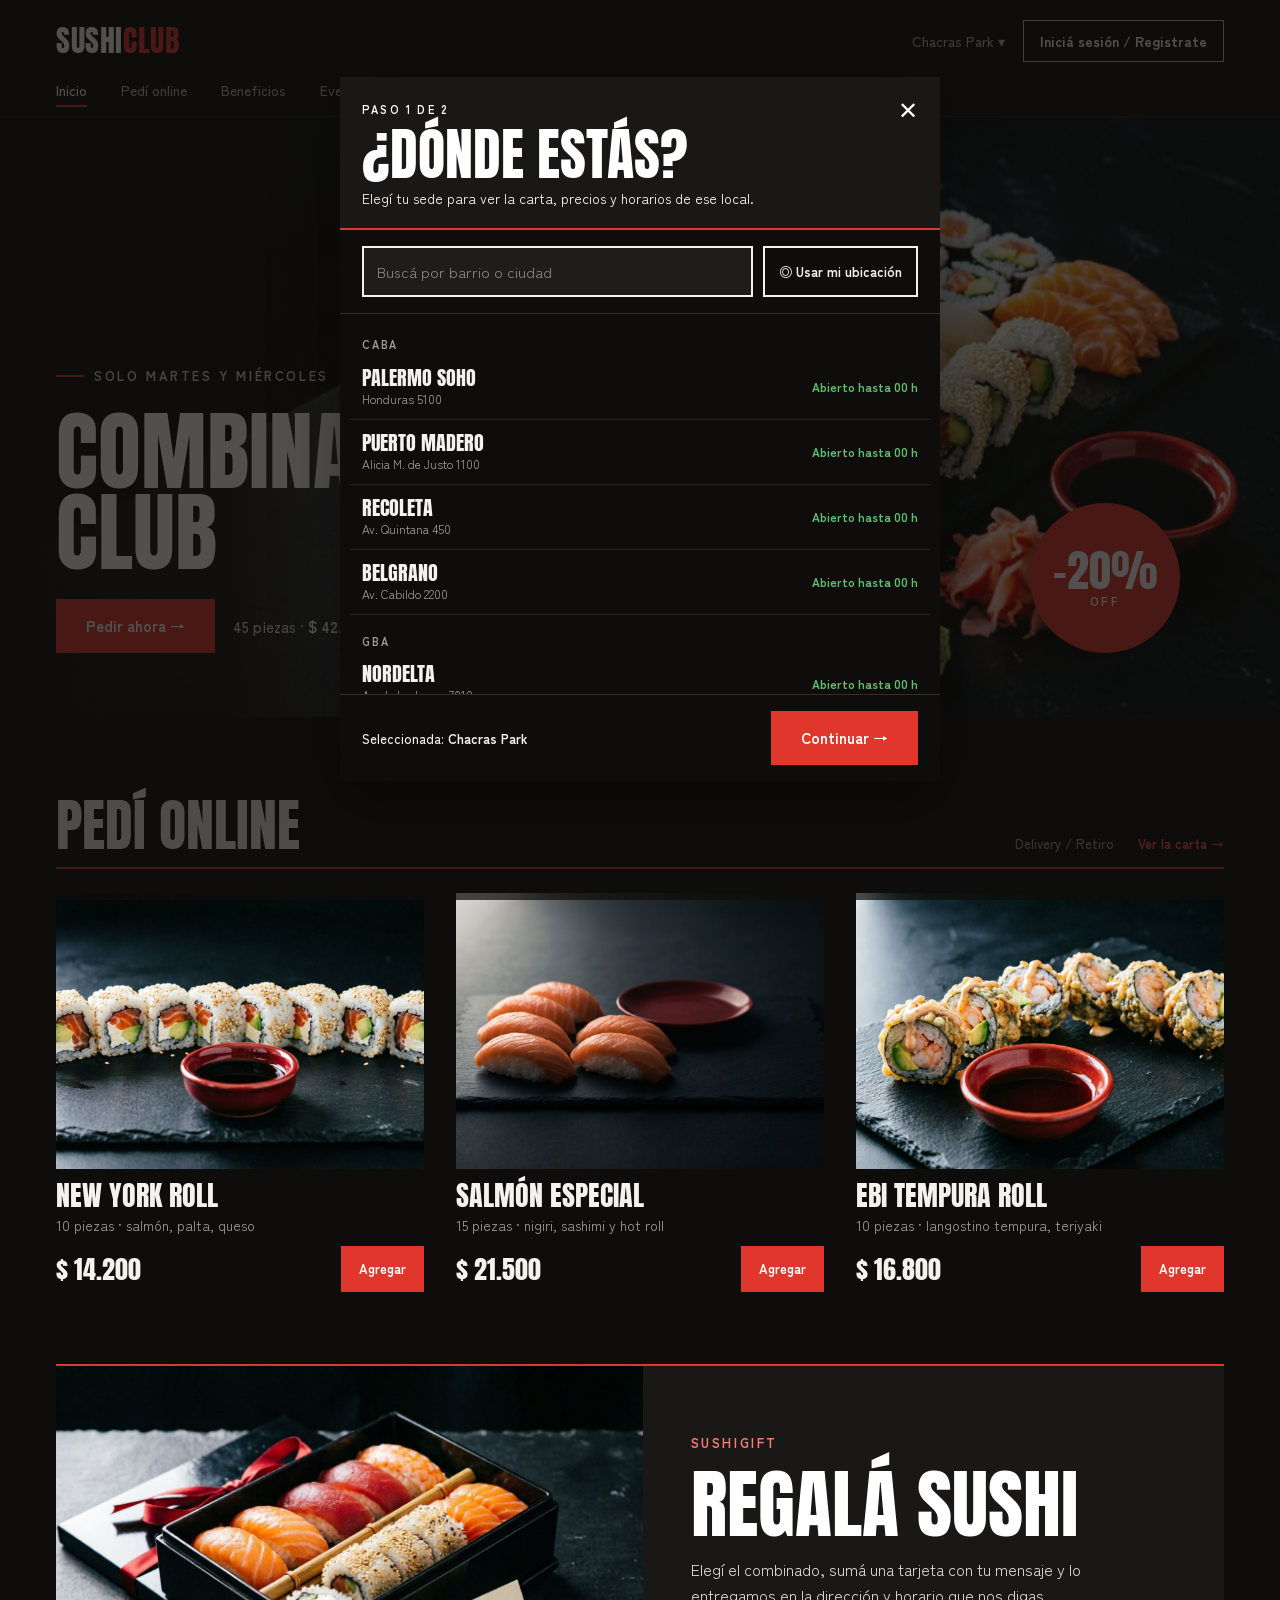
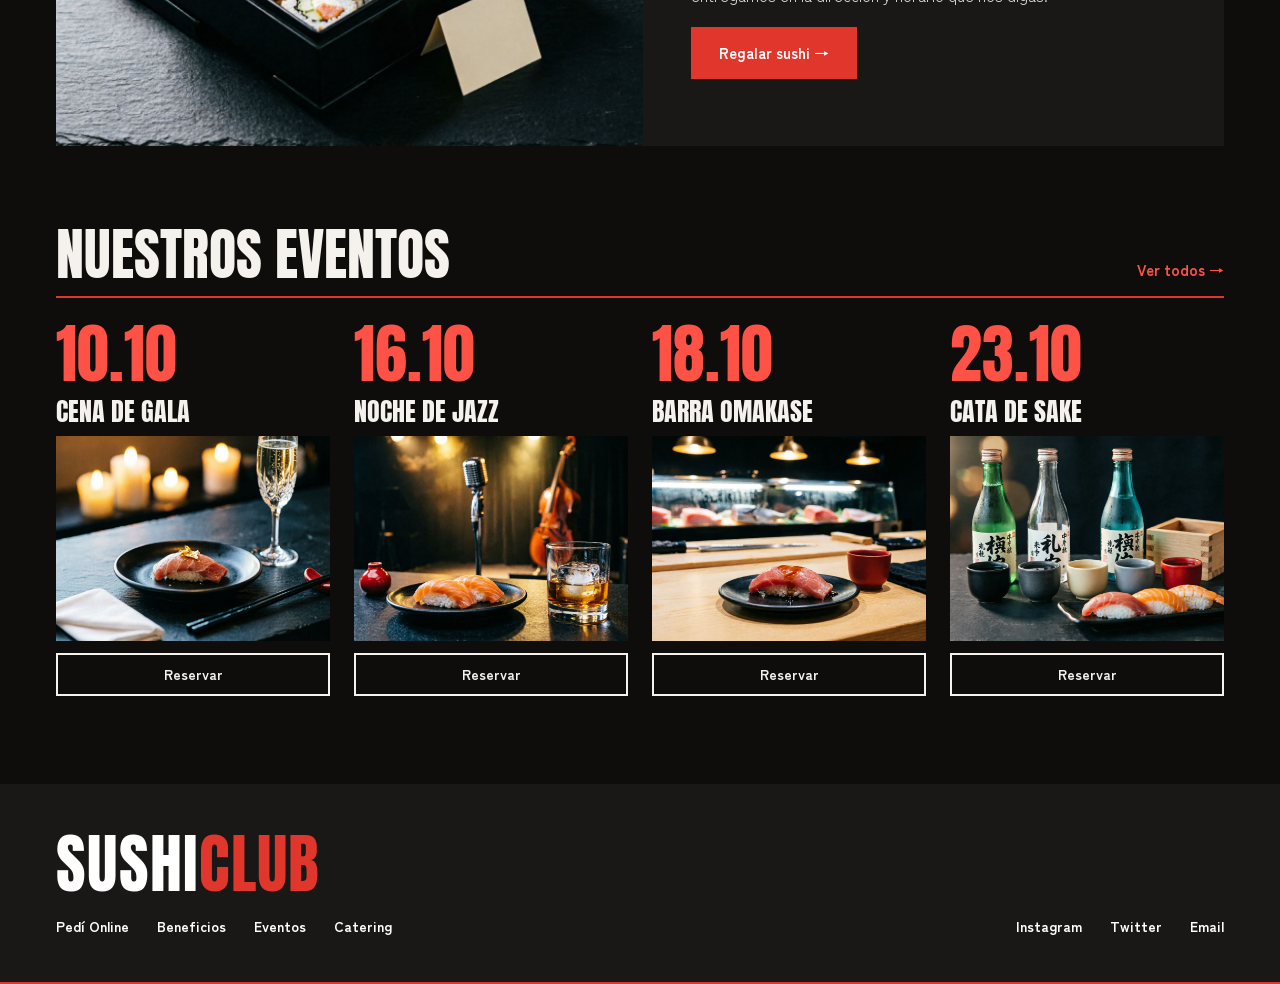
<file: index.html>
<!doctype html>
<html lang="es">
<head>
  <meta charset="utf-8">
  <meta name="viewport" content="width=device-width, initial-scale=1">
  <title>SushiClub · Sushi para pedir, regalar y celebrar</title>
  <meta name="theme-color" content="#0e0d0c">
  <link rel="icon" href="img/favicon.svg" type="image/svg+xml">
  <link rel="preconnect" href="https://fonts.googleapis.com">
  <link rel="preconnect" href="https://fonts.gstatic.com" crossorigin>
  <link href="https://fonts.googleapis.com/css2?family=Anton&family=IBM+Plex+Mono:wght@400&family=Zen+Kaku+Gothic+New:wght@400;500;700&display=swap" rel="stylesheet">
  <link rel="stylesheet" href="css/global.css">
  <link rel="stylesheet" href="css/index.css">
  <script defer src="js/shared/data.js"></script>
  <script defer src="js/shared/store.js"></script>
  <script defer src="js/shared/utils.js"></script>
  <script defer src="js/shared/validaciones.js"></script>
  <script defer src="js/shared/components.js"></script>
  <script defer src="js/shared/modals.js"></script>
  <script defer src="js/shared/layout.js"></script>
  <script defer src="js/index.js"></script>
</head>
<body>
  <main id="principal">
    <section class="portada" aria-labelledby="titulo-portada">
      <video class="portada__video" autoplay muted loop playsinline preload="auto" poster="img/productos/combo45.jpg" aria-hidden="true">
        <source src="video/hero.mp4" type="video/mp4">
      </video>
      <div class="contenedor portada__interior">
        <div class="portada__sello" aria-hidden="true"><span class="portada__sello-numero">−20%</span><span class="portada__sello-texto">OFF</span></div>
        <div class="portada__contenido">
          <span class="portada__antetitulo"><span class="portada__guion"></span>SOLO MARTES Y MIÉRCOLES</span>
          <h1 class="portada__titulo" id="titulo-portada"><span>Combinado</span><span>Club</span></h1>
          <div class="portada__accion">
            <button type="button" class="boton" data-accion="agregar-portada">Pedir ahora →</button>
            <span class="portada__precio"><span class="solo-desktop">45 piezas · </span><b>$ 42.900</b> <s>$ 53.600</s></span>
          </div>
        </div>
      </div>
    </section>

    <section class="contenedor inicio-bloque" aria-labelledby="titulo-online">
      <div class="encabezado-seccion">
        <h2 class="titulo-seccion" id="titulo-online">Pedí online</h2>
        <div class="encabezado-seccion__extra solo-desktop"><span>Delivery / Retiro</span><a class="enlace-rojo" href="pages/carta.html">Ver la carta →</a></div>
      </div>
      <div class="inicio-productos" id="inicio-productos"></div>
      <div class="inicio-mas solo-mobile"><a class="enlace-rojo" href="pages/carta.html">Ver la carta →</a></div>
    </section>

    <div class="contenedor inicio-regalo-contenedor">
      <section class="inicio-regalo" aria-labelledby="titulo-regalo">
        <div class="imagen inicio-regalo__imagen"><img src="img/gift/sushigift.jpg" alt="Caja SushiGift con cinta roja" loading="lazy"></div>
        <span class="inicio-regalo__antetitulo">SUSHIGIFT</span>
        <h2 class="inicio-regalo__titulo" id="titulo-regalo">Regalá sushi</h2>
        <p class="inicio-regalo__texto">
          <span class="solo-desktop">Elegí el combinado, sumá una tarjeta con tu mensaje y lo entregamos en la dirección y horario que nos digas.</span>
          <span class="solo-mobile">Elegí el combinado, sumá tu mensaje y lo entregamos donde nos digas.</span>
        </p>
        <a class="boton inicio-regalo__accion" href="pages/gift.html">Regalar sushi →</a>
      </section>
    </div>

    <section class="contenedor inicio-bloque inicio-bloque--ultimo" aria-labelledby="titulo-eventos">
      <div class="encabezado-seccion">
        <h2 class="titulo-seccion" id="titulo-eventos">Nuestros eventos</h2>
        <a class="enlace-rojo solo-desktop" href="pages/eventos.html">Ver todos →</a>
      </div>
      <div class="inicio-eventos" id="inicio-eventos"></div>
    </section>
  </main>
</body>
</html>
</file>
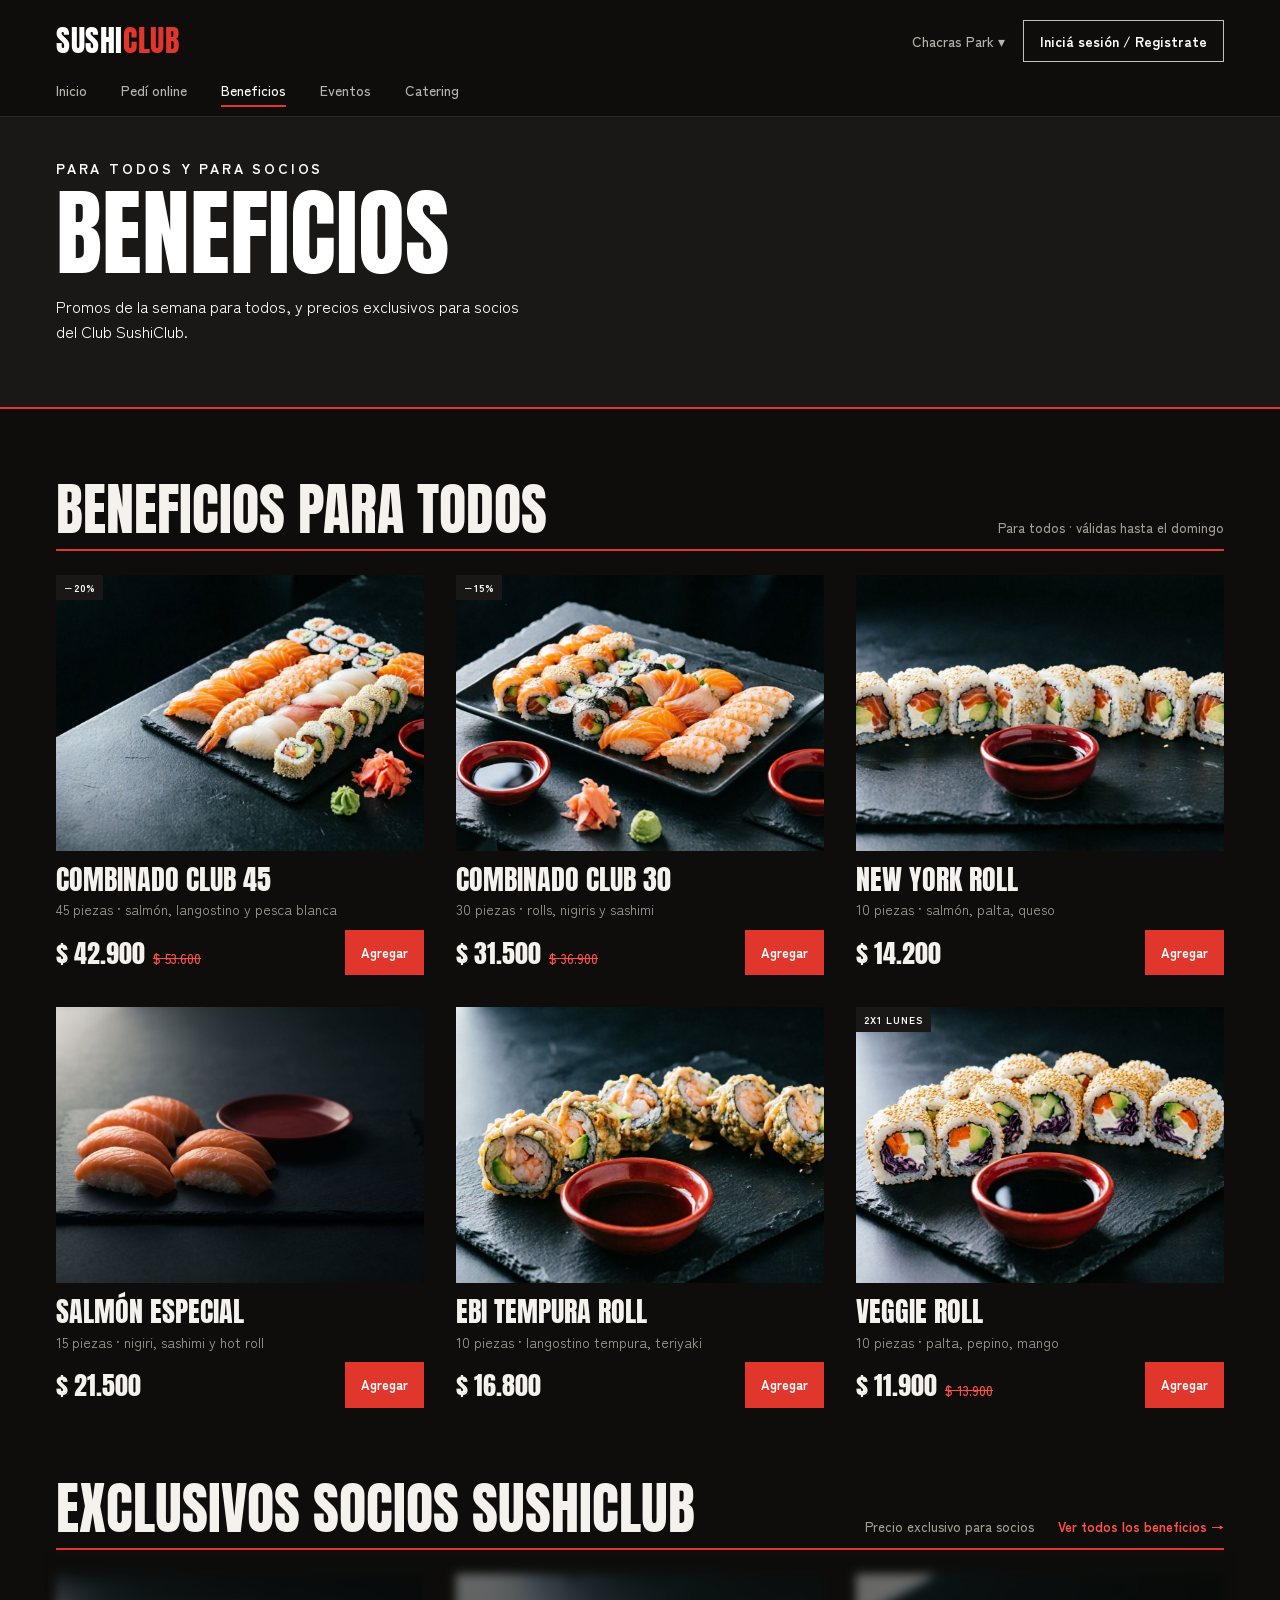
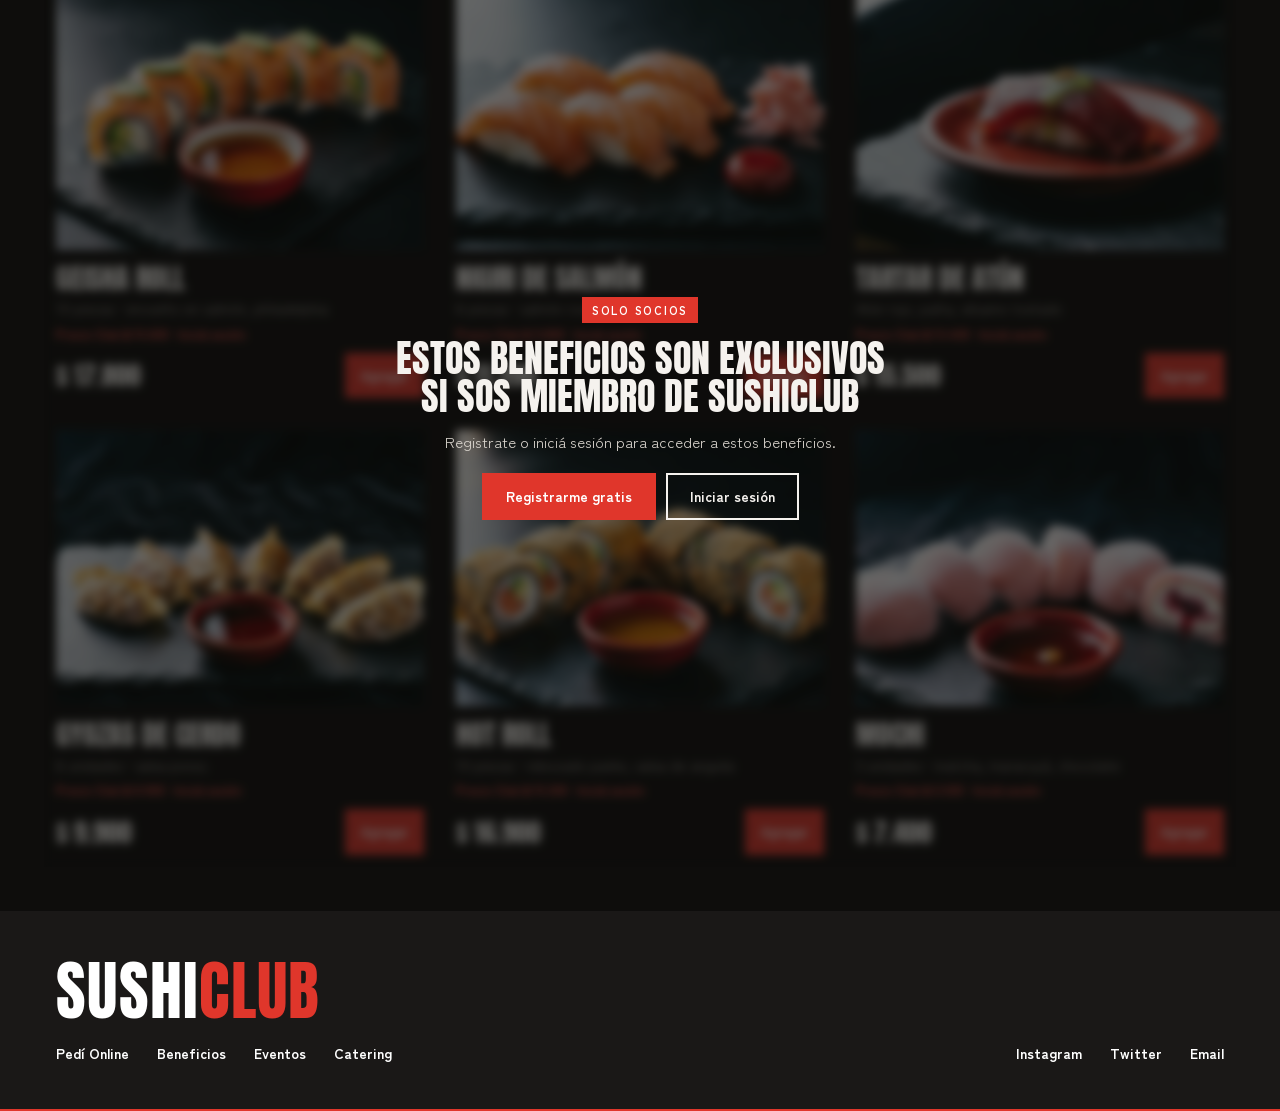
<file: pages/beneficios.html>
<!doctype html>
<html lang="es">
<head>
  <meta charset="utf-8">
  <meta name="viewport" content="width=device-width, initial-scale=1">
  <title>Beneficios · SushiClub</title>
  <meta name="theme-color" content="#0e0d0c">
  <link rel="icon" href="../img/favicon.svg" type="image/svg+xml">
  <link rel="preconnect" href="https://fonts.googleapis.com">
  <link rel="preconnect" href="https://fonts.gstatic.com" crossorigin>
  <link href="https://fonts.googleapis.com/css2?family=Anton&family=IBM+Plex+Mono:wght@400&family=Zen+Kaku+Gothic+New:wght@400;500;700&display=swap" rel="stylesheet">
  <link rel="stylesheet" href="../css/global.css">
  <link rel="stylesheet" href="../css/beneficios.css">
  <script defer src="../js/shared/data.js"></script>
  <script defer src="../js/shared/store.js"></script>
  <script defer src="../js/shared/utils.js"></script>
  <script defer src="../js/shared/validaciones.js"></script>
  <script defer src="../js/shared/components.js"></script>
  <script defer src="../js/shared/modals.js"></script>
  <script defer src="../js/shared/layout.js"></script>
  <script defer src="../js/beneficios.js"></script>
</head>
<body>
  <main id="principal">
    <section class="banda banda--filete">
      <div class="contenedor cabecera-pantalla">
        <span class="antetitulo">PARA TODOS Y PARA SOCIOS</span>
        <h1 class="titulo-pantalla">Beneficios</h1>
        <p class="bajada ben-bajada">Promos de la semana para todos, y precios exclusivos para socios del Club SushiClub.</p>
      </div>
    </section>

    <div id="ben-secciones"></div>
  </main>
</body>
</html>
</file>
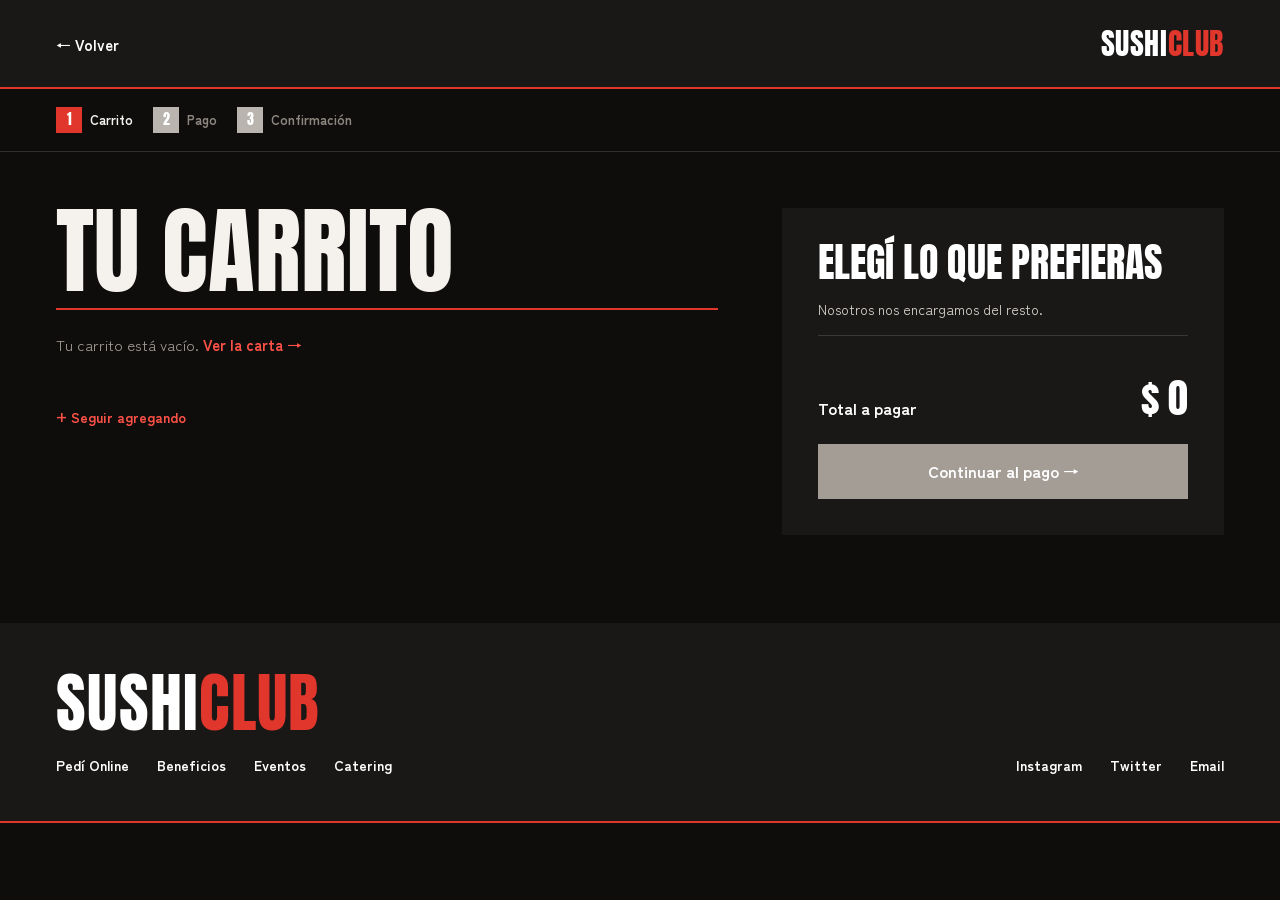
<file: pages/carrito.html>
<!doctype html>
<html lang="es">
<head>
  <meta charset="utf-8">
  <meta name="viewport" content="width=device-width, initial-scale=1">
  <title>Tu carrito · SushiClub</title>
  <meta name="theme-color" content="#0e0d0c">
  <link rel="icon" href="../img/favicon.svg" type="image/svg+xml">
  <link rel="preconnect" href="https://fonts.googleapis.com">
  <link rel="preconnect" href="https://fonts.gstatic.com" crossorigin>
  <link href="https://fonts.googleapis.com/css2?family=Anton&family=IBM+Plex+Mono:wght@400&family=Zen+Kaku+Gothic+New:wght@400;500;700&display=swap" rel="stylesheet">
  <link rel="stylesheet" href="../css/global.css">
  <link rel="stylesheet" href="../css/carrito.css">
  <script defer src="../js/shared/data.js"></script>
  <script defer src="../js/shared/store.js"></script>
  <script defer src="../js/shared/utils.js"></script>
  <script defer src="../js/shared/validaciones.js"></script>
  <script defer src="../js/shared/components.js"></script>
  <script defer src="../js/shared/modals.js"></script>
  <script defer src="../js/shared/layout.js"></script>
  <script defer src="../js/carrito.js"></script>
</head>
<body>
  <main id="principal">
    <div class="contenedor dos-columnas">
      <section class="dos-columnas__principal" aria-labelledby="titulo-carrito">
        <h1 class="titulo-pantalla titulo-pantalla--filete" id="titulo-carrito">Tu carrito</h1>
        <div id="carrito-lista"></div>
        <a class="enlace-rojo carrito-mas" href="carta.html">+ Seguir agregando</a>
      </section>
      <aside class="dos-columnas__lateral panel" id="carrito-panel" aria-label="Entrega y total"></aside>
    </div>
  </main>
</body>
</html>
</file>
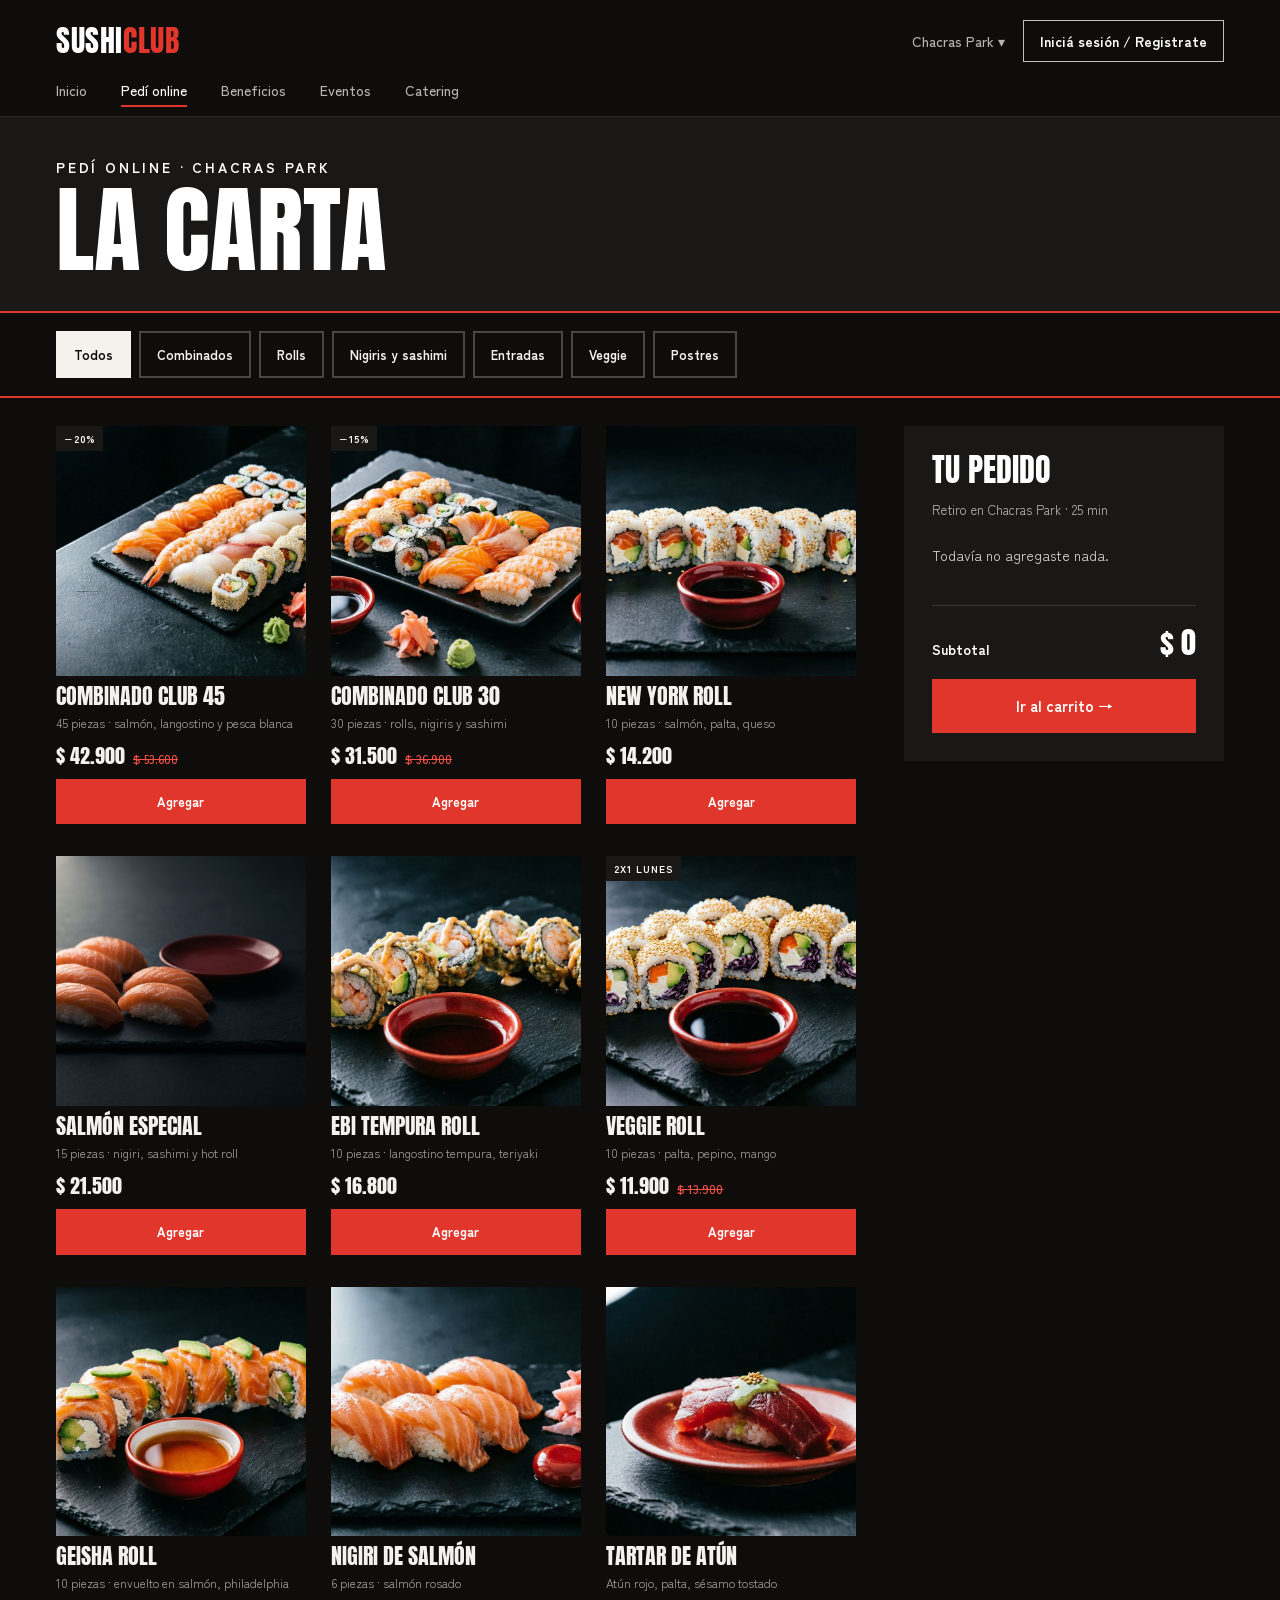
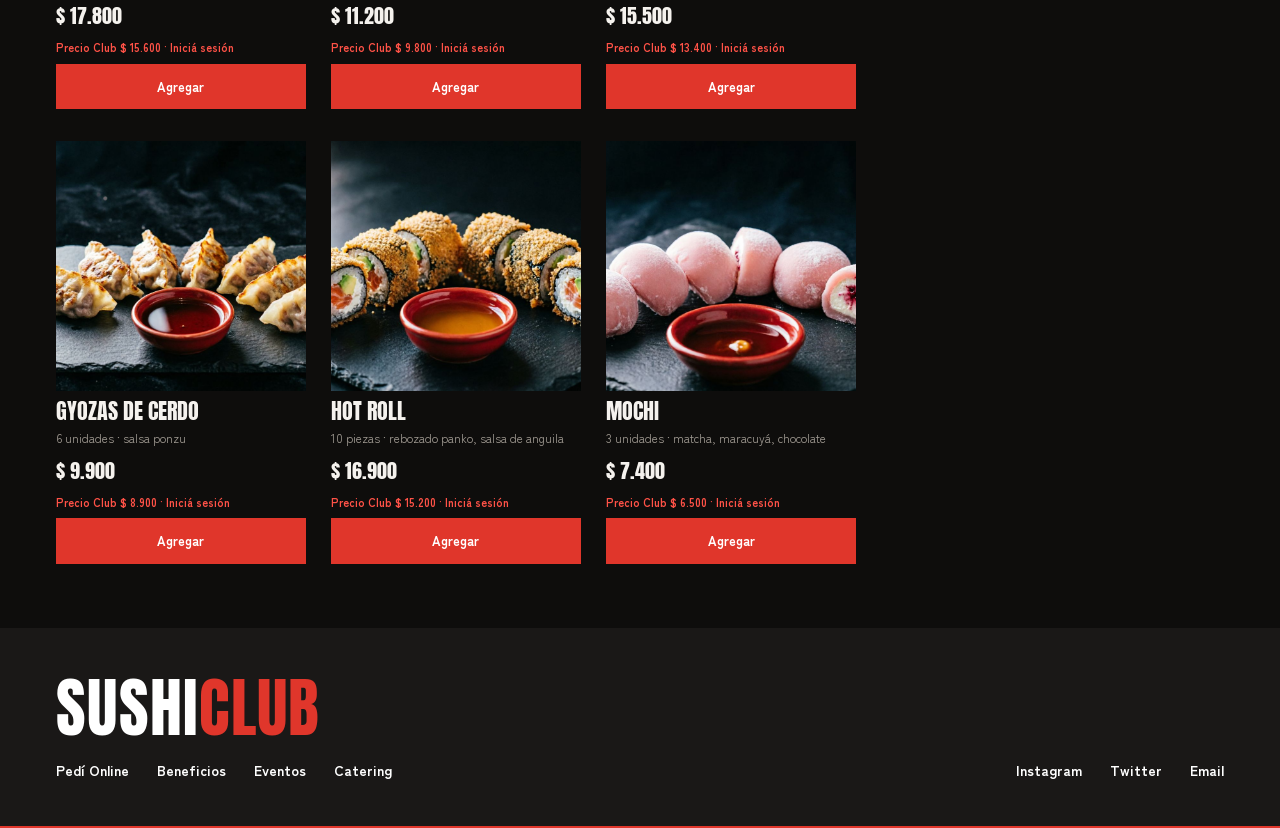
<file: pages/carta.html>
<!doctype html>
<html lang="es">
<head>
  <meta charset="utf-8">
  <meta name="viewport" content="width=device-width, initial-scale=1">
  <title>La carta · SushiClub</title>
  <meta name="theme-color" content="#0e0d0c">
  <link rel="icon" href="../img/favicon.svg" type="image/svg+xml">
  <link rel="preconnect" href="https://fonts.googleapis.com">
  <link rel="preconnect" href="https://fonts.gstatic.com" crossorigin>
  <link href="https://fonts.googleapis.com/css2?family=Anton&family=IBM+Plex+Mono:wght@400&family=Zen+Kaku+Gothic+New:wght@400;500;700&display=swap" rel="stylesheet">
  <link rel="stylesheet" href="../css/global.css">
  <link rel="stylesheet" href="../css/carta.css">
  <script defer src="../js/shared/data.js"></script>
  <script defer src="../js/shared/store.js"></script>
  <script defer src="../js/shared/utils.js"></script>
  <script defer src="../js/shared/validaciones.js"></script>
  <script defer src="../js/shared/components.js"></script>
  <script defer src="../js/shared/modals.js"></script>
  <script defer src="../js/shared/layout.js"></script>
  <script defer src="../js/carta.js"></script>
</head>
<body>
  <main id="principal">
    <section class="banda banda--filete">
      <div class="contenedor carta-cabecera">
        <span class="antetitulo">PEDÍ ONLINE · <span id="carta-sede"></span></span>
        <h1 class="titulo-pantalla">La carta</h1>
      </div>
    </section>

    <nav class="carta-categorias" aria-label="Categorías">
      <div class="contenedor" id="carta-categorias"></div>
    </nav>

    <div class="contenedor carta-cuerpo">
      <div class="carta-grilla" id="carta-grilla"></div>
      <aside class="panel carta-panel solo-desktop" id="carta-panel" aria-label="Tu pedido"></aside>
    </div>
  </main>
</body>
</html>
</file>
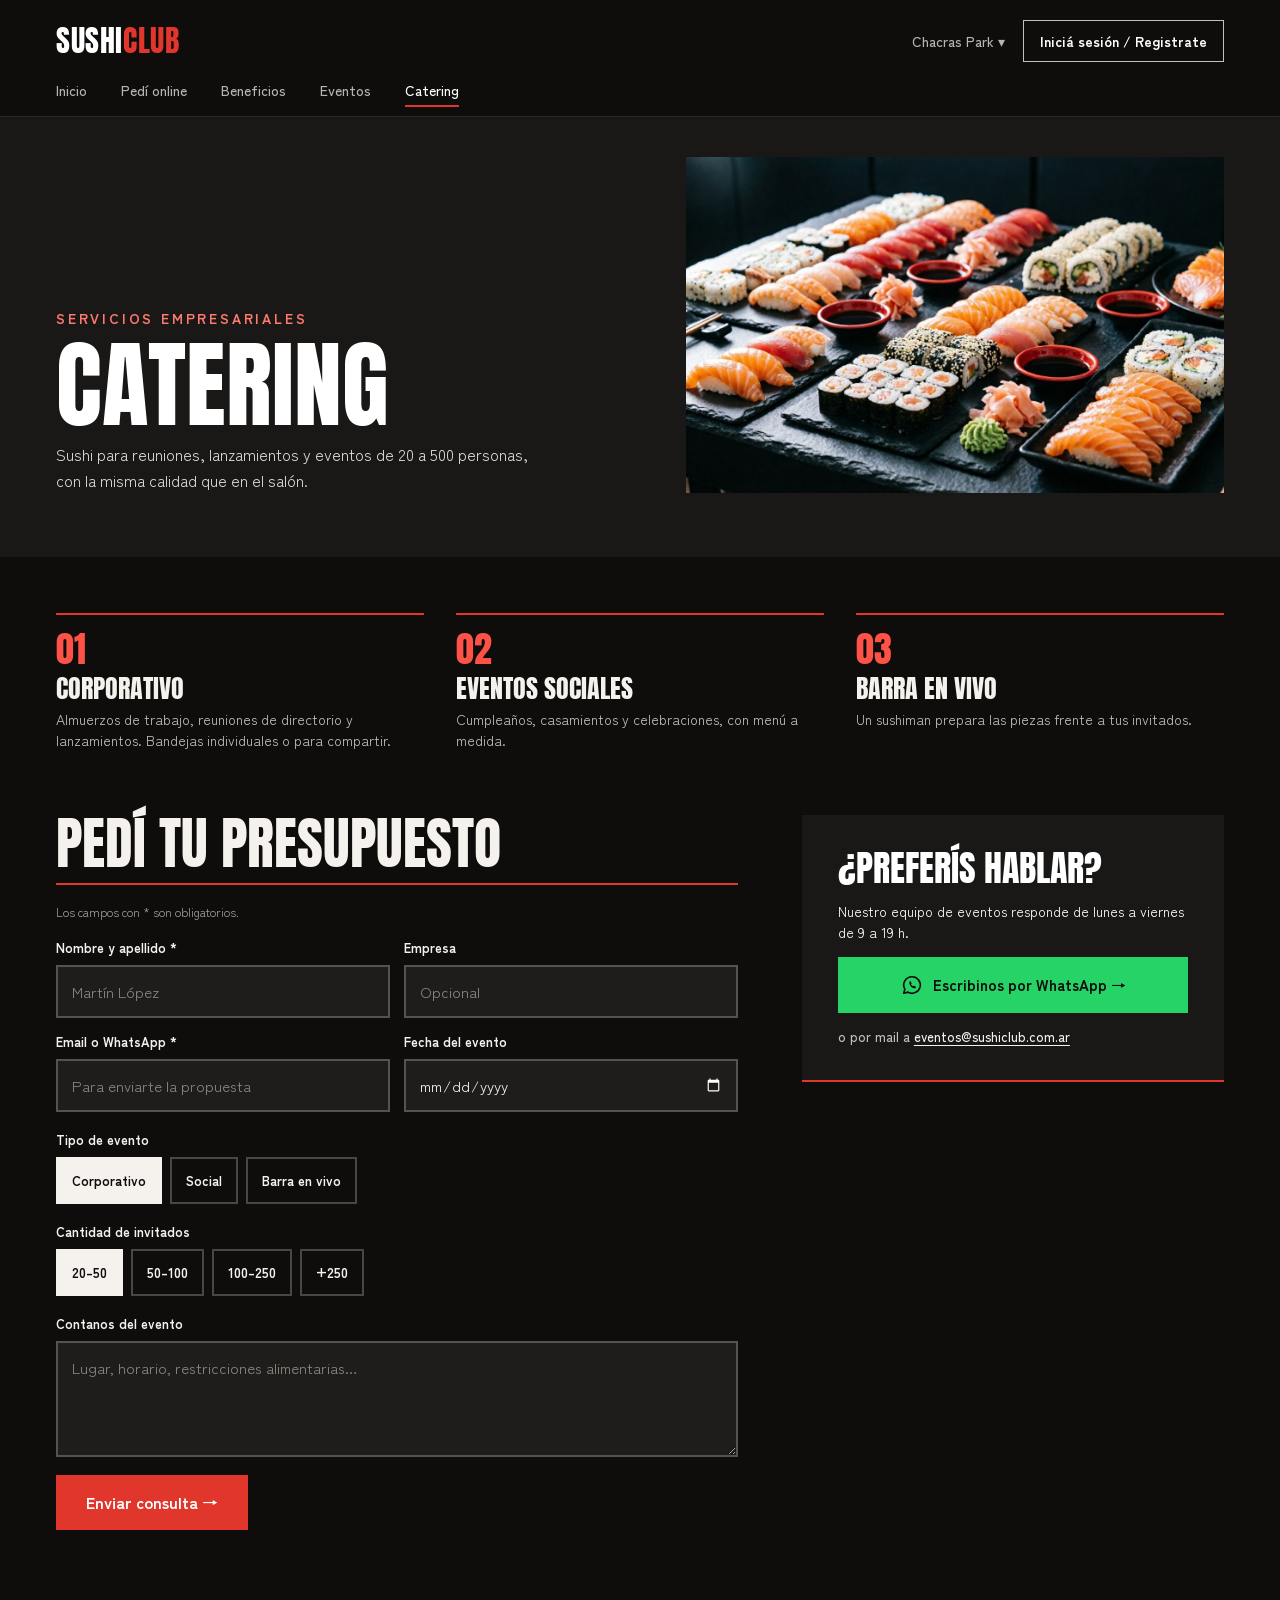
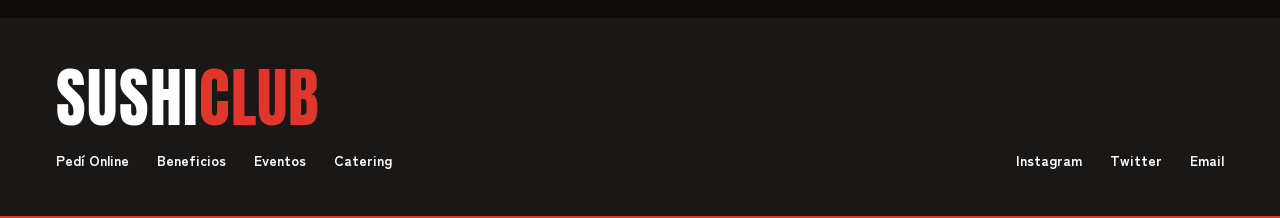
<file: pages/catering.html>
<!doctype html>
<html lang="es">
<head>
  <meta charset="utf-8">
  <meta name="viewport" content="width=device-width, initial-scale=1">
  <title>Catering · SushiClub</title>
  <meta name="theme-color" content="#0e0d0c">
  <link rel="icon" href="../img/favicon.svg" type="image/svg+xml">
  <link rel="preconnect" href="https://fonts.googleapis.com">
  <link rel="preconnect" href="https://fonts.gstatic.com" crossorigin>
  <link href="https://fonts.googleapis.com/css2?family=Anton&family=IBM+Plex+Mono:wght@400&family=Zen+Kaku+Gothic+New:wght@400;500;700&display=swap" rel="stylesheet">
  <link rel="stylesheet" href="../css/global.css">
  <link rel="stylesheet" href="../css/catering.css">
  <script defer src="../js/shared/data.js"></script>
  <script defer src="../js/shared/store.js"></script>
  <script defer src="../js/shared/utils.js"></script>
  <script defer src="../js/shared/validaciones.js"></script>
  <script defer src="../js/shared/components.js"></script>
  <script defer src="../js/shared/modals.js"></script>
  <script defer src="../js/shared/layout.js"></script>
  <script defer src="../js/catering.js"></script>
</head>
<body>
  <main id="principal">
    <section class="banda">
      <div class="contenedor cat-cabecera">
        <div class="cat-cabecera__texto">
          <span class="antetitulo antetitulo--suave">SERVICIOS EMPRESARIALES</span>
          <h1 class="titulo-pantalla">Catering</h1>
          <p class="bajada">Sushi para reuniones, lanzamientos y eventos de 20 a 500 personas, con la misma calidad que en el salón.</p>
        </div>
        <div class="imagen imagen--tarjeta cat-cabecera__imagen"><img src="../img/servicios/catering.jpg" alt="Bandejas de catering de sushi"></div>
      </div>
    </section>

    <div class="contenedor cat-servicios" id="cat-servicios"></div>

    <div class="contenedor dos-columnas cat-columnas">
      <section class="dos-columnas__principal cat-form-contenedor" aria-labelledby="cat-titulo">
        <h2 class="titulo-seccion cat-titulo" id="cat-titulo">Pedí tu presupuesto</h2>

        <form class="cat-form" id="cat-form" novalidate>
          <p class="form-nota">Los campos con * son obligatorios.</p>
          <div class="grilla-form">
            <div class="campo">
              <label class="campo__etiqueta" for="campo-nombre">Nombre y apellido *</label>
              <input class="entrada" id="campo-nombre" name="nombre" placeholder="Martín López" autocomplete="name" autocapitalize="words" maxlength="60" required aria-describedby="error-nombre">
              <span class="campo__error" id="error-nombre" hidden></span>
            </div>
            <div class="campo">
              <label class="campo__etiqueta" for="campo-empresa">Empresa</label>
              <input class="entrada" id="campo-empresa" name="empresa" placeholder="Opcional" autocomplete="organization" maxlength="80" aria-describedby="error-empresa">
              <span class="campo__error" id="error-empresa" hidden></span>
            </div>
            <div class="campo">
              <label class="campo__etiqueta" for="campo-contacto">Email o WhatsApp *</label>
              <input class="entrada" id="campo-contacto" name="contacto" placeholder="Para enviarte la propuesta" autocapitalize="off" spellcheck="false" maxlength="254" required aria-describedby="error-contacto">
              <span class="campo__error" id="error-contacto" hidden></span>
            </div>
            <div class="campo">
              <label class="campo__etiqueta" for="campo-fecha">Fecha del evento</label>
              <input class="entrada" id="campo-fecha" name="fecha" type="date" aria-describedby="error-fecha">
              <span class="campo__error" id="error-fecha" hidden></span>
            </div>
          </div>
          <div class="campo" role="group" aria-labelledby="cat-tipo-etiqueta"><span class="campo__etiqueta" id="cat-tipo-etiqueta">Tipo de evento</span><div id="cat-tipos"></div></div>
          <div class="campo" role="group" aria-labelledby="cat-invitados-etiqueta"><span class="campo__etiqueta" id="cat-invitados-etiqueta">Cantidad de invitados</span><div id="cat-invitados"></div></div>
          <div class="campo">
            <label class="campo__etiqueta" for="campo-comentarios">Contanos del evento</label>
            <textarea class="entrada" id="campo-comentarios" name="comentarios" rows="4" maxlength="500" placeholder="Lugar, horario, restricciones alimentarias…" aria-describedby="error-comentarios"></textarea>
            <span class="campo__error" id="error-comentarios" hidden></span>
          </div>
          <button type="submit" class="boton boton--grande cat-enviar">Enviar consulta →</button>
        </form>

        <div class="cat-enviado" id="cat-enviado" hidden tabindex="-1">
          <span class="cat-enviado__titulo">¡Recibimos tu consulta!</span>
          <p class="cat-enviado__texto">Te enviamos una propuesta en menos de 24 h hábiles. Si es urgente, escribinos por WhatsApp.</p>
          <a class="boton boton--borde boton--chico cat-enviado__boton" href="../index.html">Volver al inicio</a>
        </div>
      </section>

      <aside class="dos-columnas__lateral banda banda--filete cat-contacto" aria-labelledby="cat-contacto-titulo">
        <span class="cat-contacto__titulo" id="cat-contacto-titulo">¿Preferís hablar?</span>
        <p class="cat-contacto__texto">Nuestro equipo de eventos responde de lunes a viernes de 9 a 19 h.</p>
        <button type="button" class="boton boton--whatsapp" data-accion="whatsapp">
          <svg width="22" height="22" viewBox="0 0 24 24" fill="none" aria-hidden="true"><path d="M12 3a9 9 0 0 0-7.8 13.5L3 21l4.6-1.2A9 9 0 1 0 12 3Z" stroke="currentColor" stroke-width="1.8" stroke-linejoin="round"></path><path d="M9 8.5c.2-.4.5-.5.8-.5h.5c.2 0 .4.1.5.4l.7 1.7c.1.2 0 .5-.1.6l-.5.6c.4.9 1.2 1.7 2.1 2.1l.6-.5c.2-.1.4-.2.6-.1l1.7.7c.3.1.4.3.4.5v.5c0 .3-.1.6-.5.8-.6.4-1.4.5-2.2.2a7.3 7.3 0 0 1-4.3-4.3c-.3-.8-.2-1.6.2-2.2Z" fill="currentColor"></path></svg>
          Escribinos por WhatsApp →
        </button>
        <p class="cat-contacto__correo">o por mail a <button type="button" data-accion="proximamente">eventos@sushiclub.com.ar</button></p>
      </aside>
    </div>
  </main>
</body>
</html>
</file>
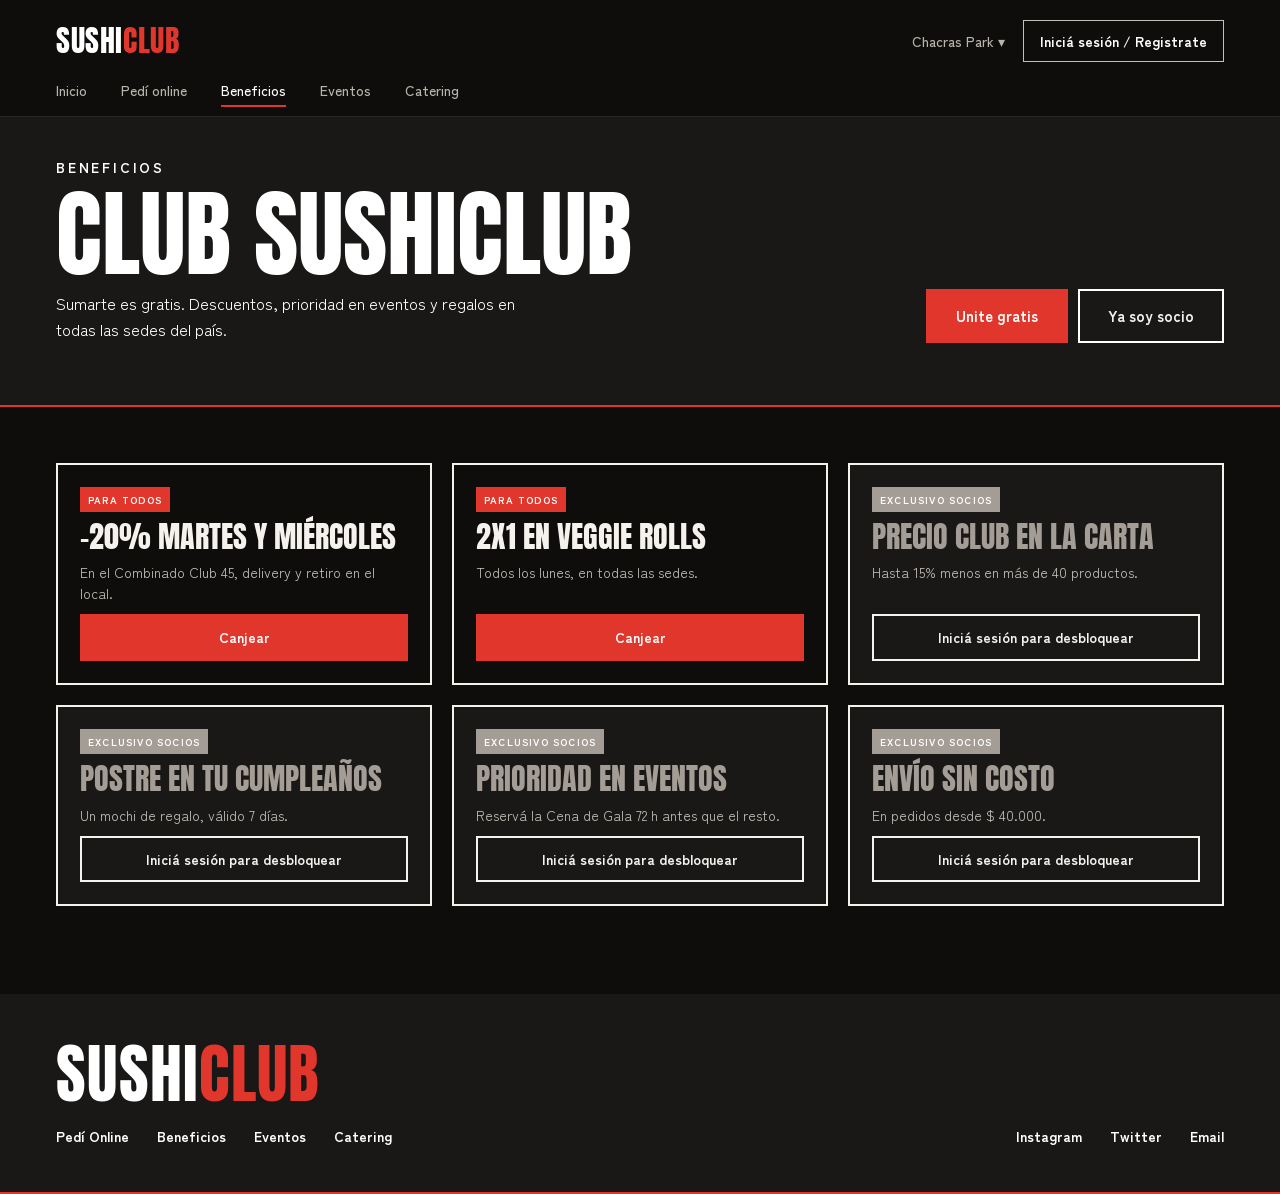
<file: pages/club.html>
<!doctype html>
<html lang="es">
<head>
  <meta charset="utf-8">
  <meta name="viewport" content="width=device-width, initial-scale=1">
  <title>Club SushiClub</title>
  <meta name="theme-color" content="#0e0d0c">
  <link rel="icon" href="../img/favicon.svg" type="image/svg+xml">
  <link rel="preconnect" href="https://fonts.googleapis.com">
  <link rel="preconnect" href="https://fonts.gstatic.com" crossorigin>
  <link href="https://fonts.googleapis.com/css2?family=Anton&family=IBM+Plex+Mono:wght@400&family=Zen+Kaku+Gothic+New:wght@400;500;700&display=swap" rel="stylesheet">
  <link rel="stylesheet" href="../css/global.css">
  <link rel="stylesheet" href="../css/club.css">
  <script defer src="../js/shared/data.js"></script>
  <script defer src="../js/shared/store.js"></script>
  <script defer src="../js/shared/utils.js"></script>
  <script defer src="../js/shared/validaciones.js"></script>
  <script defer src="../js/shared/components.js"></script>
  <script defer src="../js/shared/modals.js"></script>
  <script defer src="../js/shared/layout.js"></script>
  <script defer src="../js/club.js"></script>
</head>
<body>
  <main id="principal">
    <section class="banda banda--filete">
      <div class="contenedor club-cabecera">
        <div class="club-cabecera__texto">
          <span class="antetitulo">BENEFICIOS</span>
          <h1 class="titulo-pantalla">Club SushiClub</h1>
          <p class="bajada club-cabecera__bajada" id="club-bajada"></p>
        </div>
        <div id="club-extra"></div>
      </div>
    </section>

    <div class="contenedor club-grilla" id="club-grilla"></div>
  </main>
</body>
</html>
</file>
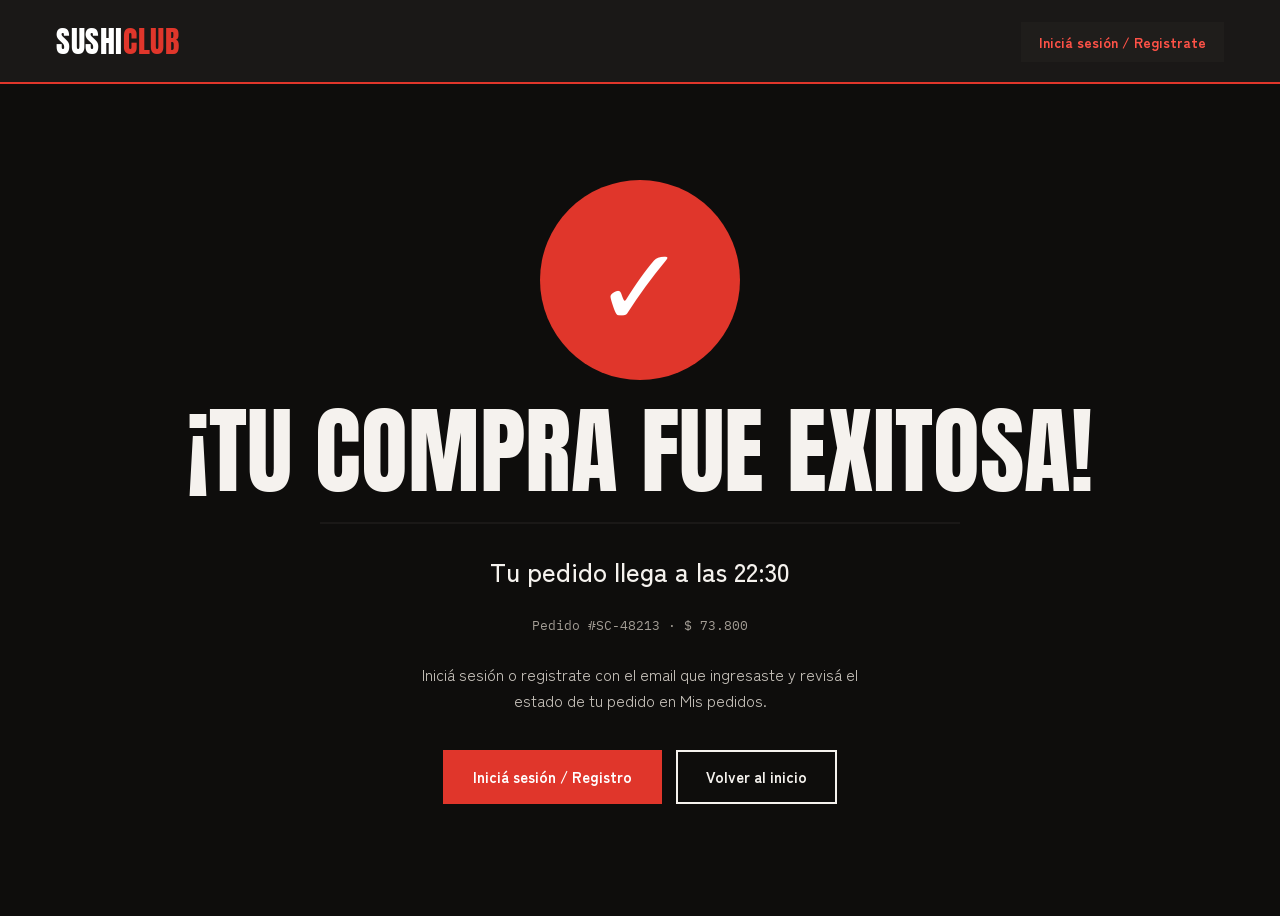
<file: pages/confirmacion.html>
<!doctype html>
<html lang="es">
<head>
  <meta charset="utf-8">
  <meta name="viewport" content="width=device-width, initial-scale=1">
  <title>Compra confirmada · SushiClub</title>
  <meta name="theme-color" content="#0e0d0c">
  <link rel="icon" href="../img/favicon.svg" type="image/svg+xml">
  <link rel="preconnect" href="https://fonts.googleapis.com">
  <link rel="preconnect" href="https://fonts.gstatic.com" crossorigin>
  <link href="https://fonts.googleapis.com/css2?family=Anton&family=IBM+Plex+Mono:wght@400&family=Zen+Kaku+Gothic+New:wght@400;500;700&display=swap" rel="stylesheet">
  <link rel="stylesheet" href="../css/global.css">
  <link rel="stylesheet" href="../css/confirmacion.css">
  <script defer src="../js/shared/data.js"></script>
  <script defer src="../js/shared/store.js"></script>
  <script defer src="../js/shared/utils.js"></script>
  <script defer src="../js/shared/validaciones.js"></script>
  <script defer src="../js/shared/components.js"></script>
  <script defer src="../js/shared/modals.js"></script>
  <script defer src="../js/shared/layout.js"></script>
  <script defer src="../js/confirmacion.js"></script>
</head>
<body>
  <main id="principal">
    <section class="contenedor exito confirmacion" aria-labelledby="titulo-confirmacion">
      <div class="exito__tilde confirmacion__tilde" aria-hidden="true">✓</div>
      <h1 class="confirmacion__titulo" id="titulo-confirmacion">¡Tu compra fue exitosa!</h1>
      <div class="confirmacion__separador" aria-hidden="true"></div>
      <p class="confirmacion__llegada" id="confirmacion-llegada"></p>
      <p class="texto-mono" id="confirmacion-pedido"></p>
      <p class="confirmacion__invitado" id="confirmacion-invitado" hidden>Iniciá sesión o registrate con el email que ingresaste y revisá el estado de tu pedido en Mis pedidos.</p>
      <div class="exito__acciones confirmacion__acciones">
        <a class="boton" id="confirmacion-principal" href="pedidos.html">Ver estado en Mis pedidos</a>
        <a class="boton boton--borde" href="../index.html">Volver al inicio</a>
      </div>
    </section>
  </main>
</body>
</html>
</file>
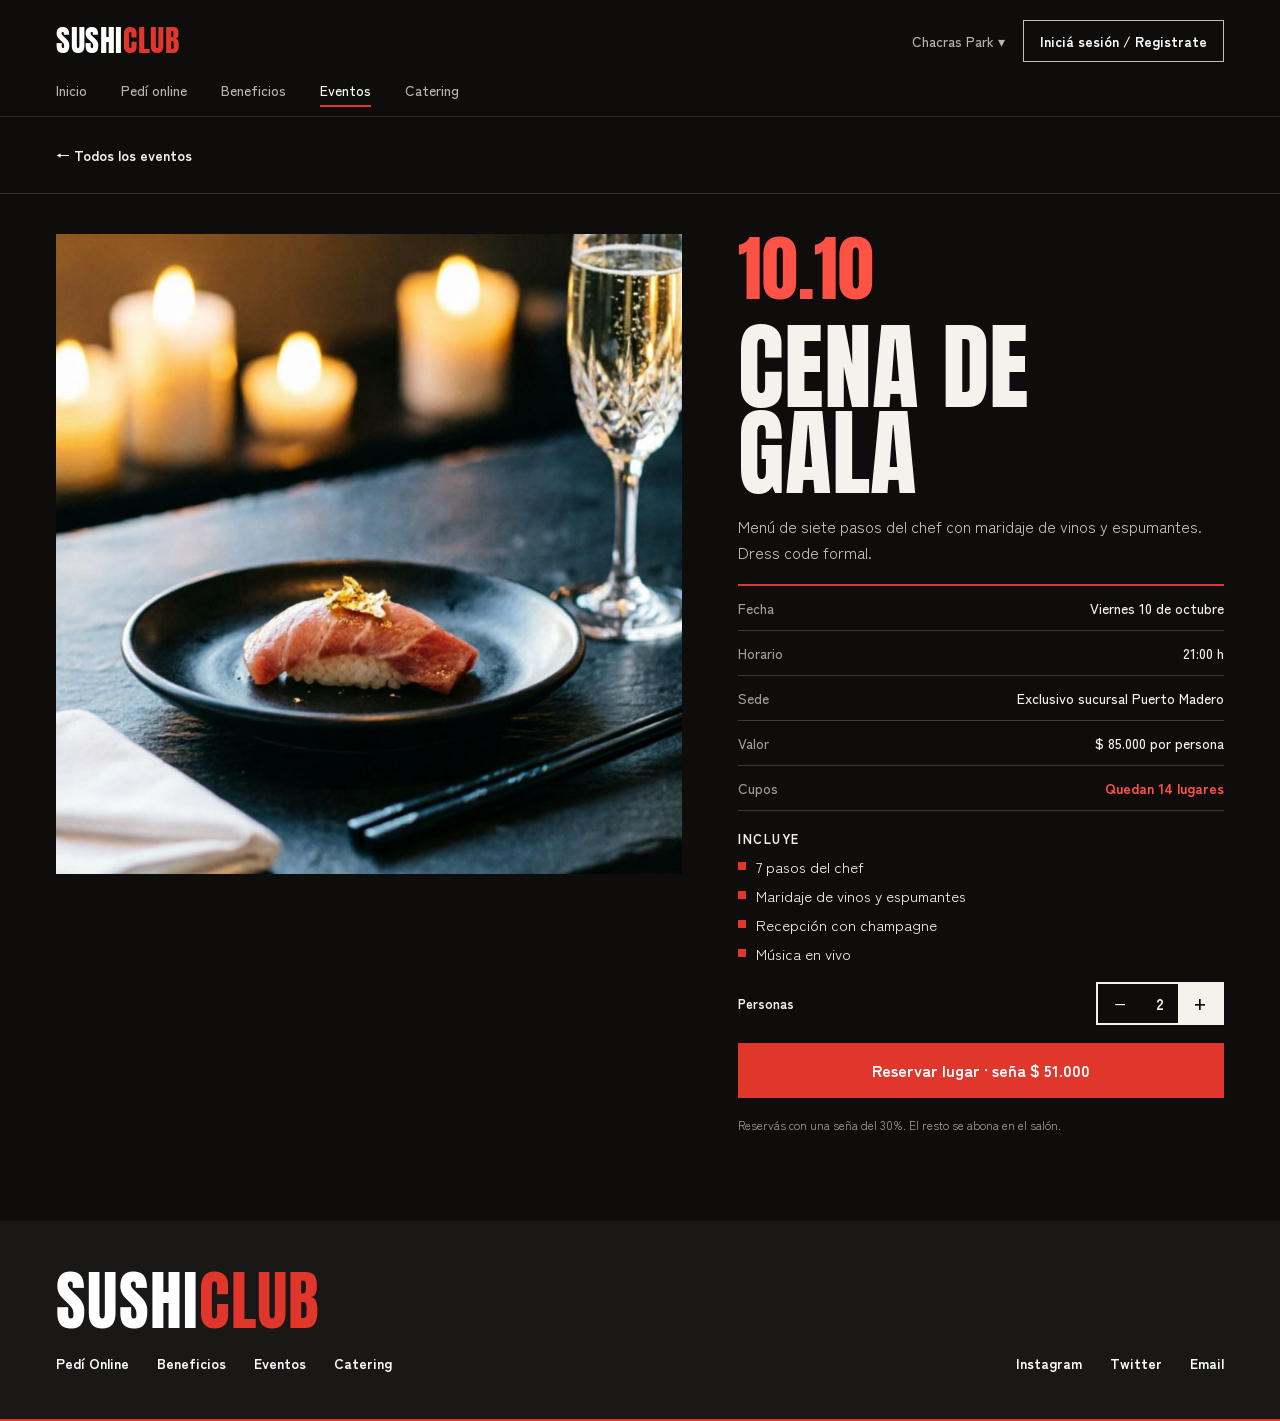
<file: pages/evento.html>
<!doctype html>
<html lang="es">
<head>
  <meta charset="utf-8">
  <meta name="viewport" content="width=device-width, initial-scale=1">
  <title>Detalle de evento · SushiClub</title>
  <meta name="theme-color" content="#0e0d0c">
  <link rel="icon" href="../img/favicon.svg" type="image/svg+xml">
  <link rel="preconnect" href="https://fonts.googleapis.com">
  <link rel="preconnect" href="https://fonts.gstatic.com" crossorigin>
  <link href="https://fonts.googleapis.com/css2?family=Anton&family=IBM+Plex+Mono:wght@400&family=Zen+Kaku+Gothic+New:wght@400;500;700&display=swap" rel="stylesheet">
  <link rel="stylesheet" href="../css/global.css">
  <link rel="stylesheet" href="../css/evento.css">
  <script defer src="../js/shared/data.js"></script>
  <script defer src="../js/shared/store.js"></script>
  <script defer src="../js/shared/utils.js"></script>
  <script defer src="../js/shared/validaciones.js"></script>
  <script defer src="../js/shared/components.js"></script>
  <script defer src="../js/shared/modals.js"></script>
  <script defer src="../js/shared/layout.js"></script>
  <script defer src="../js/evento.js"></script>
</head>
<body>
  <main id="principal">
    <div class="ev-volver">
      <div class="contenedor"><a class="ev-volver__enlace" href="eventos.html">← Todos los eventos</a></div>
    </div>
    <article class="contenedor ev-detalle" id="ev-detalle"></article>
  </main>
</body>
</html>
</file>
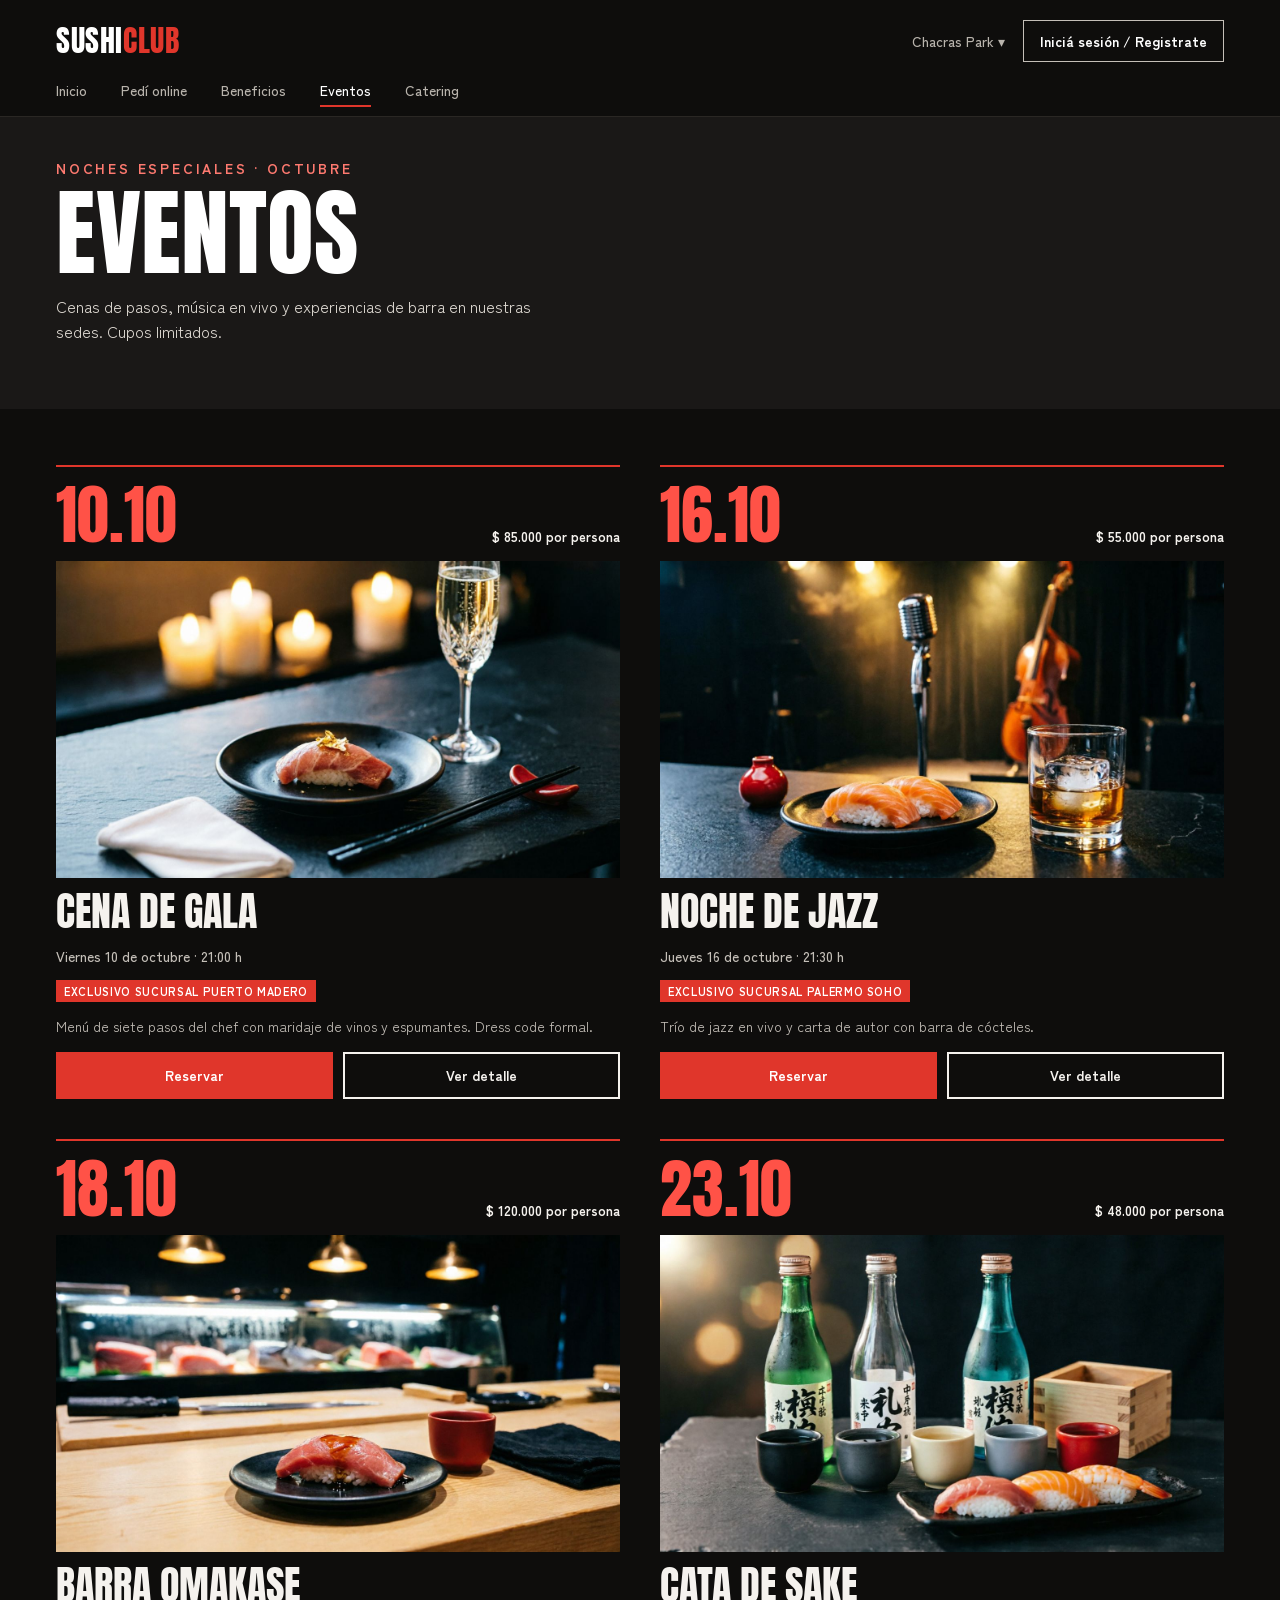
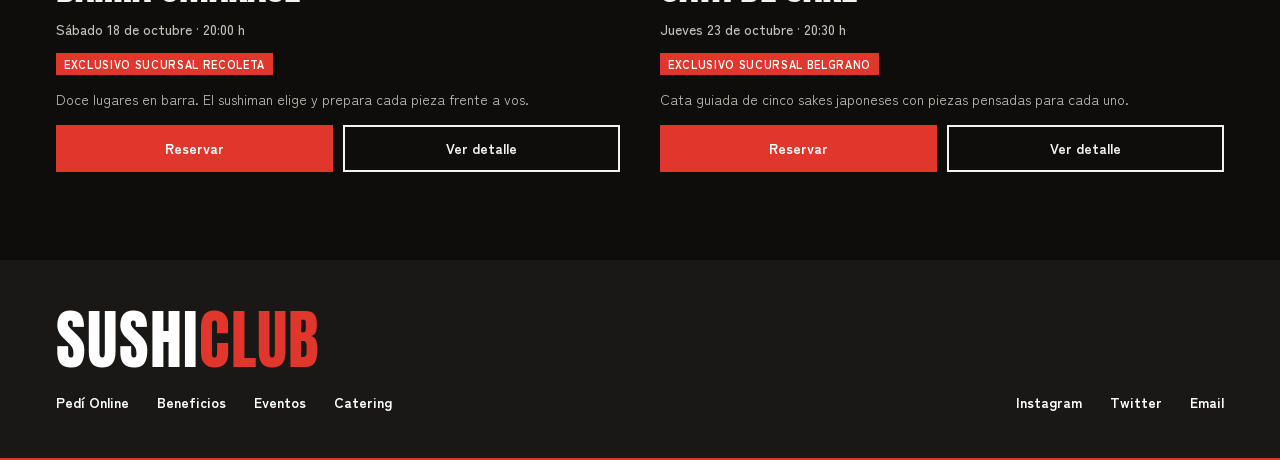
<file: pages/eventos.html>
<!doctype html>
<html lang="es">
<head>
  <meta charset="utf-8">
  <meta name="viewport" content="width=device-width, initial-scale=1">
  <title>Eventos · SushiClub</title>
  <meta name="theme-color" content="#0e0d0c">
  <link rel="icon" href="../img/favicon.svg" type="image/svg+xml">
  <link rel="preconnect" href="https://fonts.googleapis.com">
  <link rel="preconnect" href="https://fonts.gstatic.com" crossorigin>
  <link href="https://fonts.googleapis.com/css2?family=Anton&family=IBM+Plex+Mono:wght@400&family=Zen+Kaku+Gothic+New:wght@400;500;700&display=swap" rel="stylesheet">
  <link rel="stylesheet" href="../css/global.css">
  <link rel="stylesheet" href="../css/eventos.css">
  <script defer src="../js/shared/data.js"></script>
  <script defer src="../js/shared/store.js"></script>
  <script defer src="../js/shared/utils.js"></script>
  <script defer src="../js/shared/validaciones.js"></script>
  <script defer src="../js/shared/components.js"></script>
  <script defer src="../js/shared/modals.js"></script>
  <script defer src="../js/shared/layout.js"></script>
  <script defer src="../js/eventos.js"></script>
</head>
<body>
  <main id="principal">
    <section class="banda">
      <div class="contenedor cabecera-pantalla">
        <span class="antetitulo antetitulo--suave">NOCHES ESPECIALES · OCTUBRE</span>
        <h1 class="titulo-pantalla">Eventos</h1>
        <p class="bajada eventos-bajada">Cenas de pasos, música en vivo y experiencias de barra en nuestras sedes. Cupos limitados.</p>
      </div>
    </section>

    <div class="contenedor eventos-grilla" id="eventos-grilla"></div>
  </main>
</body>
</html>
</file>
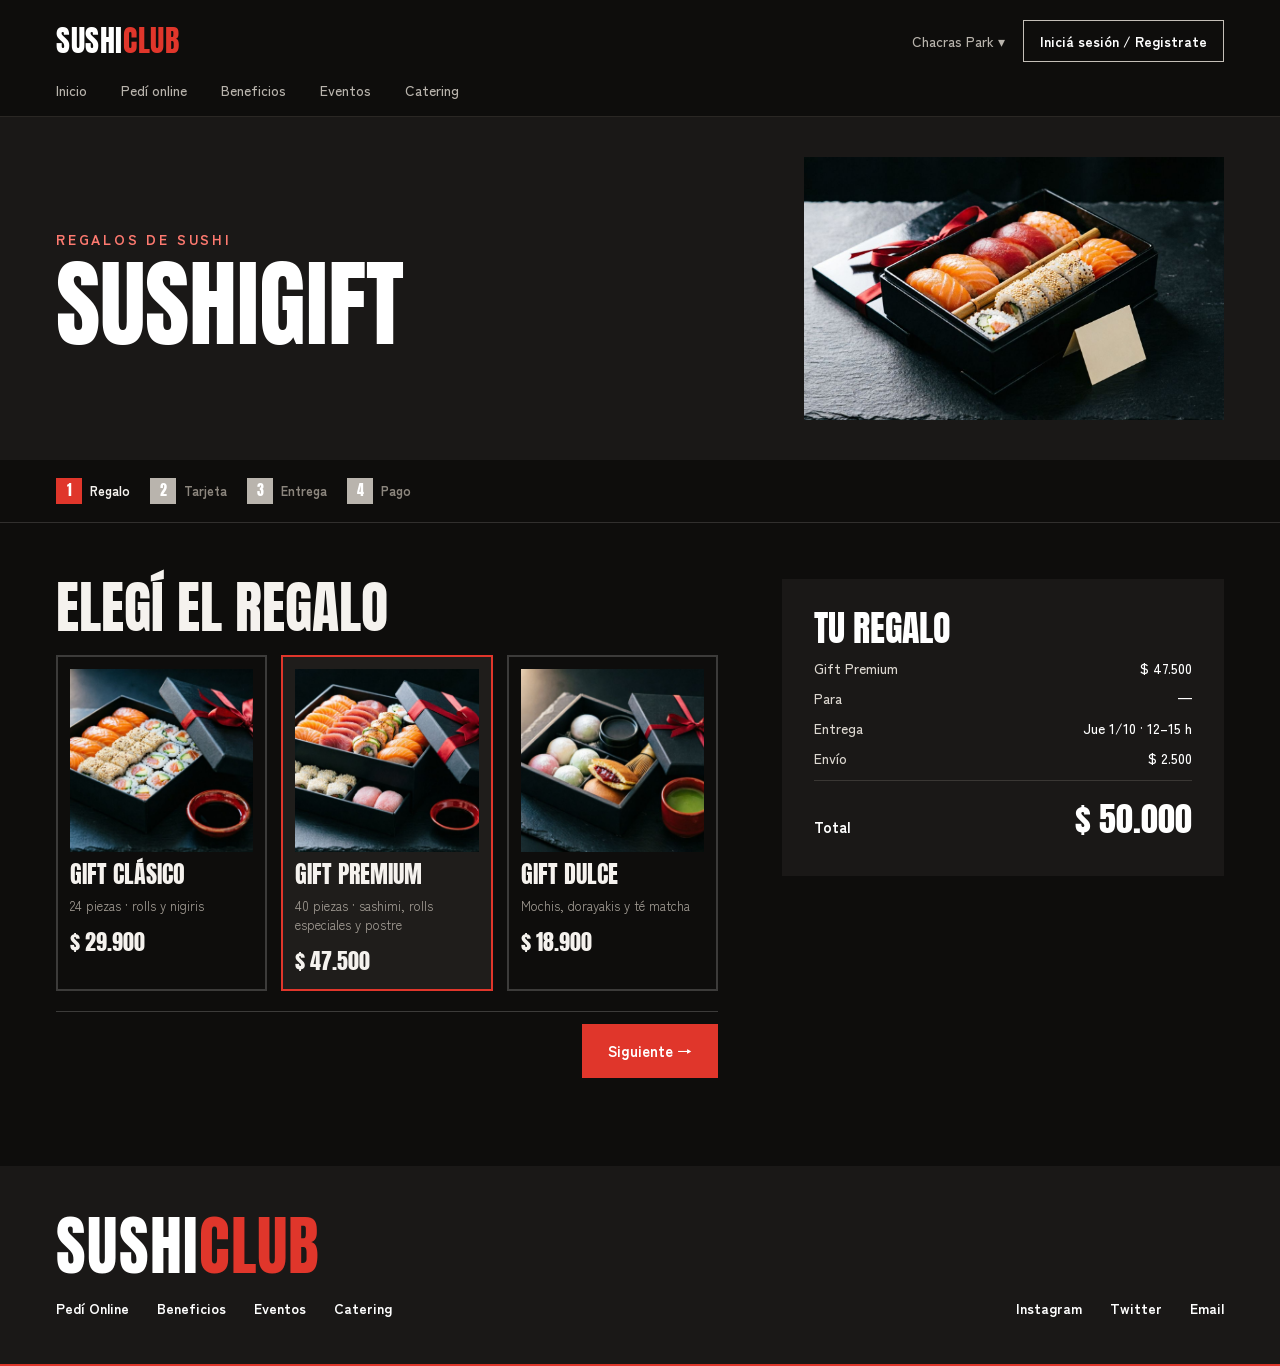
<file: pages/gift.html>
<!doctype html>
<html lang="es">
<head>
  <meta charset="utf-8">
  <meta name="viewport" content="width=device-width, initial-scale=1">
  <title>SushiGift · SushiClub</title>
  <meta name="theme-color" content="#0e0d0c">
  <link rel="icon" href="../img/favicon.svg" type="image/svg+xml">
  <link rel="preconnect" href="https://fonts.googleapis.com">
  <link rel="preconnect" href="https://fonts.gstatic.com" crossorigin>
  <link href="https://fonts.googleapis.com/css2?family=Anton&family=IBM+Plex+Mono:wght@400&family=Zen+Kaku+Gothic+New:wght@400;500;700&display=swap" rel="stylesheet">
  <link rel="stylesheet" href="../css/global.css">
  <link rel="stylesheet" href="../css/gift.css">
  <script defer src="../js/shared/data.js"></script>
  <script defer src="../js/shared/store.js"></script>
  <script defer src="../js/shared/utils.js"></script>
  <script defer src="../js/shared/validaciones.js"></script>
  <script defer src="../js/shared/components.js"></script>
  <script defer src="../js/shared/modals.js"></script>
  <script defer src="../js/shared/layout.js"></script>
  <script defer src="../js/gift.js"></script>
</head>
<body>
  <main id="principal">
    <section class="banda">
      <div class="contenedor regalo-cabecera">
        <div class="regalo-cabecera__texto">
          <span class="antetitulo antetitulo--suave">REGALOS DE SUSHI</span>
          <h1 class="titulo-pantalla">SushiGift</h1>
        </div>
        <div class="imagen imagen--tarjeta regalo-cabecera__imagen"><img src="../img/gift/sushigift.jpg" alt="Caja SushiGift con cinta roja"></div>
      </div>
    </section>

    <div id="regalo-flujo">
      <div class="pasos-linea"><div class="contenedor" id="regalo-pasos"></div></div>
      <div class="contenedor dos-columnas">
        <form class="dos-columnas__principal regalo-principal" id="regalo-form" novalidate>
          <div class="regalo-paso" id="regalo-paso"></div>
          <div class="regalo-nav">
            <button type="button" class="boton boton--borde regalo-nav__atras" data-accion="atras">← Atrás</button>
            <button type="submit" class="boton regalo-nav__siguiente" id="regalo-siguiente">Siguiente →</button>
          </div>
        </form>
        <aside class="dos-columnas__lateral panel regalo-panel" id="regalo-panel" aria-label="Tu regalo"></aside>
      </div>
    </div>

    <section class="contenedor exito regalo-enviado" id="regalo-enviado" hidden tabindex="-1" aria-labelledby="regalo-enviado-titulo">
      <div class="exito__tilde" aria-hidden="true">✓</div>
      <h2 class="regalo-enviado__titulo" id="regalo-enviado-titulo">Tu regalo está en camino</h2>
      <p class="regalo-enviado__cuando" id="regalo-enviado-cuando"></p>
      <p class="regalo-enviado__texto">Te avisamos por email cuando salga y cuando llegue. Podés seguirlo desde Mis pedidos.</p>
      <div class="exito__acciones">
        <a class="boton" href="pedidos.html">Ver Mis pedidos</a>
        <a class="boton boton--borde" href="../index.html">Volver al inicio</a>
      </div>
    </section>
  </main>
</body>
</html>
</file>
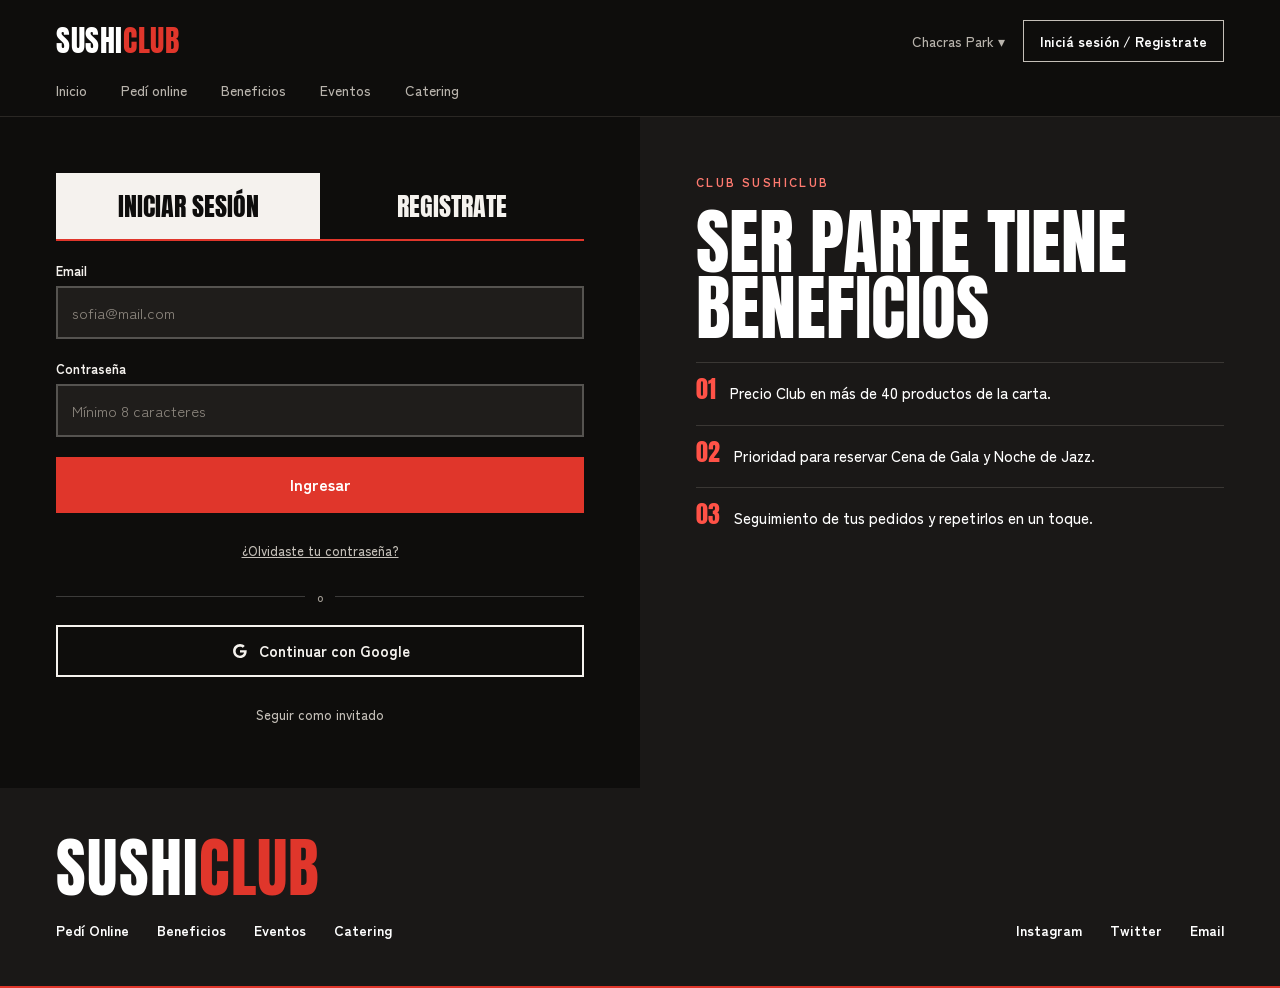
<file: pages/login.html>
<!doctype html>
<html lang="es">
<head>
  <meta charset="utf-8">
  <meta name="viewport" content="width=device-width, initial-scale=1">
  <title>Iniciá sesión · SushiClub</title>
  <meta name="theme-color" content="#0e0d0c">
  <link rel="icon" href="../img/favicon.svg" type="image/svg+xml">
  <link rel="preconnect" href="https://fonts.googleapis.com">
  <link rel="preconnect" href="https://fonts.gstatic.com" crossorigin>
  <link href="https://fonts.googleapis.com/css2?family=Anton&family=IBM+Plex+Mono:wght@400&family=Zen+Kaku+Gothic+New:wght@400;500;700&display=swap" rel="stylesheet">
  <link rel="stylesheet" href="../css/global.css">
  <link rel="stylesheet" href="../css/login.css">
  <script defer src="../js/shared/data.js"></script>
  <script defer src="../js/shared/store.js"></script>
  <script defer src="../js/shared/utils.js"></script>
  <script defer src="../js/shared/validaciones.js"></script>
  <script defer src="../js/shared/components.js"></script>
  <script defer src="../js/shared/modals.js"></script>
  <script defer src="../js/shared/layout.js"></script>
  <script defer src="../js/login.js"></script>
</head>
<body>
  <main id="principal">
    <div class="acceso">
      <section class="acceso__form-contenedor" aria-label="Acceso">
        <div class="acceso__pestanas" role="tablist">
          <button type="button" class="acceso__pestana" role="tab" id="pestana-ingreso" data-accion="pestana" data-valor="ingreso" aria-controls="acceso-form">Iniciar sesión</button>
          <button type="button" class="acceso__pestana" role="tab" id="pestana-registro" data-accion="pestana" data-valor="registro" aria-controls="acceso-form">Registrate</button>
        </div>

        <form class="acceso__form" id="acceso-form" role="tabpanel" novalidate>
          <div class="campo" data-solo="registro">
            <label class="campo__etiqueta" for="campo-nombre">Nombre y apellido</label>
            <input class="entrada" id="campo-nombre" name="nombre" placeholder="Sofía Martínez" autocomplete="name" autocapitalize="words" maxlength="60" aria-describedby="error-nombre">
            <span class="campo__error" id="error-nombre" hidden></span>
          </div>
          <div class="campo">
            <label class="campo__etiqueta" for="campo-email">Email</label>
            <input class="entrada" id="campo-email" name="email" type="email" inputmode="email" placeholder="sofia@mail.com" autocomplete="email" autocapitalize="off" spellcheck="false" maxlength="254" required aria-describedby="error-email">
            <span class="campo__error" id="error-email" hidden></span>
          </div>
          <div class="campo">
            <label class="campo__etiqueta" for="campo-clave">Contraseña</label>
            <input class="entrada" id="campo-clave" name="clave" type="password" placeholder="Mínimo 8 caracteres" autocomplete="current-password" maxlength="64" required aria-describedby="ayuda-clave error-clave">
            <span class="campo__ayuda" id="ayuda-clave" data-solo="registro">Al menos 8 caracteres, con letras y números.</span>
            <span class="campo__error" id="error-clave" hidden></span>
          </div>
          <button type="button" class="casilla esta-marcado" data-solo="registro" data-accion="sumarme" aria-pressed="true">
            <span class="casilla__caja" aria-hidden="true">✓</span>
            <span>Quiero sumarme al Club SushiClub y recibir beneficios exclusivos.</span>
          </button>
          <button type="submit" class="boton boton--ancho boton--grande" id="acceso-enviar">Ingresar</button>
          <button type="button" class="boton-texto acceso__olvido" data-solo="ingreso" data-accion="proximamente">¿Olvidaste tu contraseña?</button>
          <div class="acceso__o" aria-hidden="true"><span></span>o<span></span></div>
          <button type="button" class="boton boton--borde boton--ancho acceso__google" data-accion="google">
            <svg width="18" height="18" viewBox="0 0 24 24" aria-hidden="true"><path fill="currentColor" d="M21.35 11.1H12v2.98h5.35c-.23 1.4-1.66 4.1-5.35 4.1-3.22 0-5.85-2.67-5.85-5.96S8.78 6.26 12 6.26c1.83 0 3.06.78 3.76 1.45l2.56-2.47C16.68 3.7 14.55 2.75 12 2.75 6.9 2.75 2.75 6.9 2.75 12S6.9 21.25 12 21.25c5.34 0 8.88-3.75 8.88-9.04 0-.6-.07-1.06-.15-1.51Z"></path></svg>
            Continuar con Google
          </button>
          <a class="acceso__invitado" id="acceso-invitado" href="../index.html">Seguir como invitado</a>
        </form>
      </section>

      <aside class="banda acceso__promo" aria-labelledby="promo-titulo">
        <span class="antetitulo antetitulo--suave acceso__promo-antetitulo">CLUB SUSHICLUB</span>
        <h2 class="acceso__promo-titulo" id="promo-titulo">Ser parte tiene beneficios</h2>
        <ul class="acceso__promo-lista" id="promo-lista"></ul>
      </aside>
    </div>
  </main>
</body>
</html>
</file>
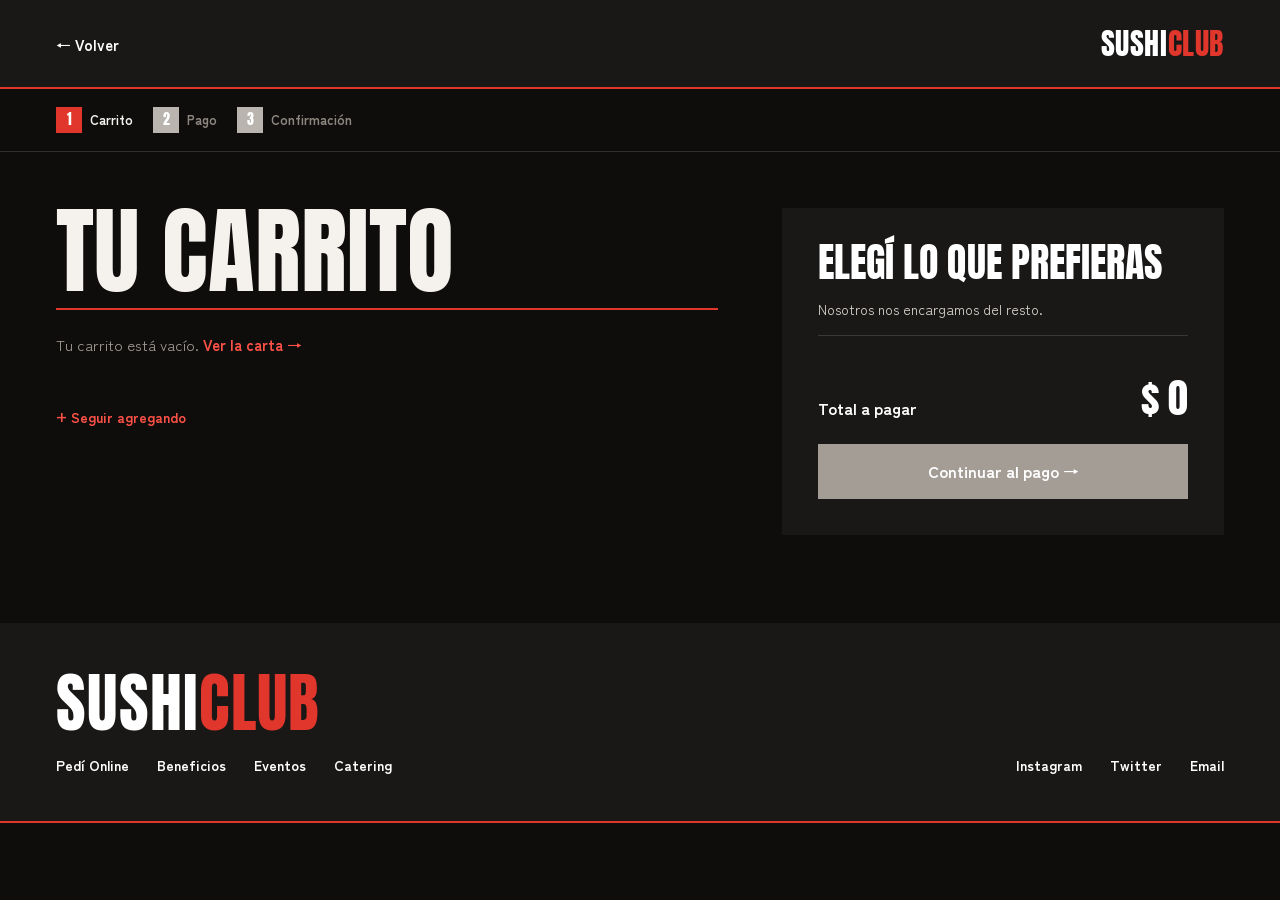
<file: pages/pago.html>
<!doctype html>
<html lang="es">
<head>
  <meta charset="utf-8">
  <meta name="viewport" content="width=device-width, initial-scale=1">
  <title>Pago · SushiClub</title>
  <meta name="theme-color" content="#0e0d0c">
  <link rel="icon" href="../img/favicon.svg" type="image/svg+xml">
  <link rel="preconnect" href="https://fonts.googleapis.com">
  <link rel="preconnect" href="https://fonts.gstatic.com" crossorigin>
  <link href="https://fonts.googleapis.com/css2?family=Anton&family=IBM+Plex+Mono:wght@400&family=Zen+Kaku+Gothic+New:wght@400;500;700&display=swap" rel="stylesheet">
  <link rel="stylesheet" href="../css/global.css">
  <link rel="stylesheet" href="../css/pago.css">
  <script defer src="../js/shared/data.js"></script>
  <script defer src="../js/shared/store.js"></script>
  <script defer src="../js/shared/utils.js"></script>
  <script defer src="../js/shared/validaciones.js"></script>
  <script defer src="../js/shared/components.js"></script>
  <script defer src="../js/shared/modals.js"></script>
  <script defer src="../js/shared/layout.js"></script>
  <script defer src="../js/pago.js"></script>
</head>
<body>
  <main id="principal">
    <div class="contenedor dos-columnas">
      <form class="dos-columnas__principal pago-form" id="pago-form" novalidate aria-labelledby="titulo-pago">
        <h1 class="titulo-pantalla titulo-pantalla--filete" id="titulo-pago">Pago</h1>

        <section class="pago-paso" aria-labelledby="pago-paso-1">
          <div class="pago-paso__cabecera"><span class="pago-paso__numero">01</span><h2 class="pago-paso__titulo" id="pago-paso-1">Tus datos</h2></div>
          <div id="pago-datos"></div>
        </section>

        <section class="pago-paso" aria-labelledby="pago-paso-2">
          <div class="pago-paso__cabecera"><span class="pago-paso__numero">02</span><h2 class="pago-paso__titulo" id="pago-paso-2">Entrega</h2></div>
          <div id="pago-entrega"></div>
        </section>

        <section class="pago-paso" aria-labelledby="pago-paso-3">
          <div class="pago-paso__cabecera"><span class="pago-paso__numero">03</span><h2 class="pago-paso__titulo" id="pago-paso-3">Medio de pago</h2></div>
          <div id="pago-medio"></div>
        </section>
      </form>

      <aside class="dos-columnas__lateral panel pago-panel" id="pago-panel" aria-label="Resumen del pedido"></aside>
    </div>
  </main>
</body>
</html>
</file>
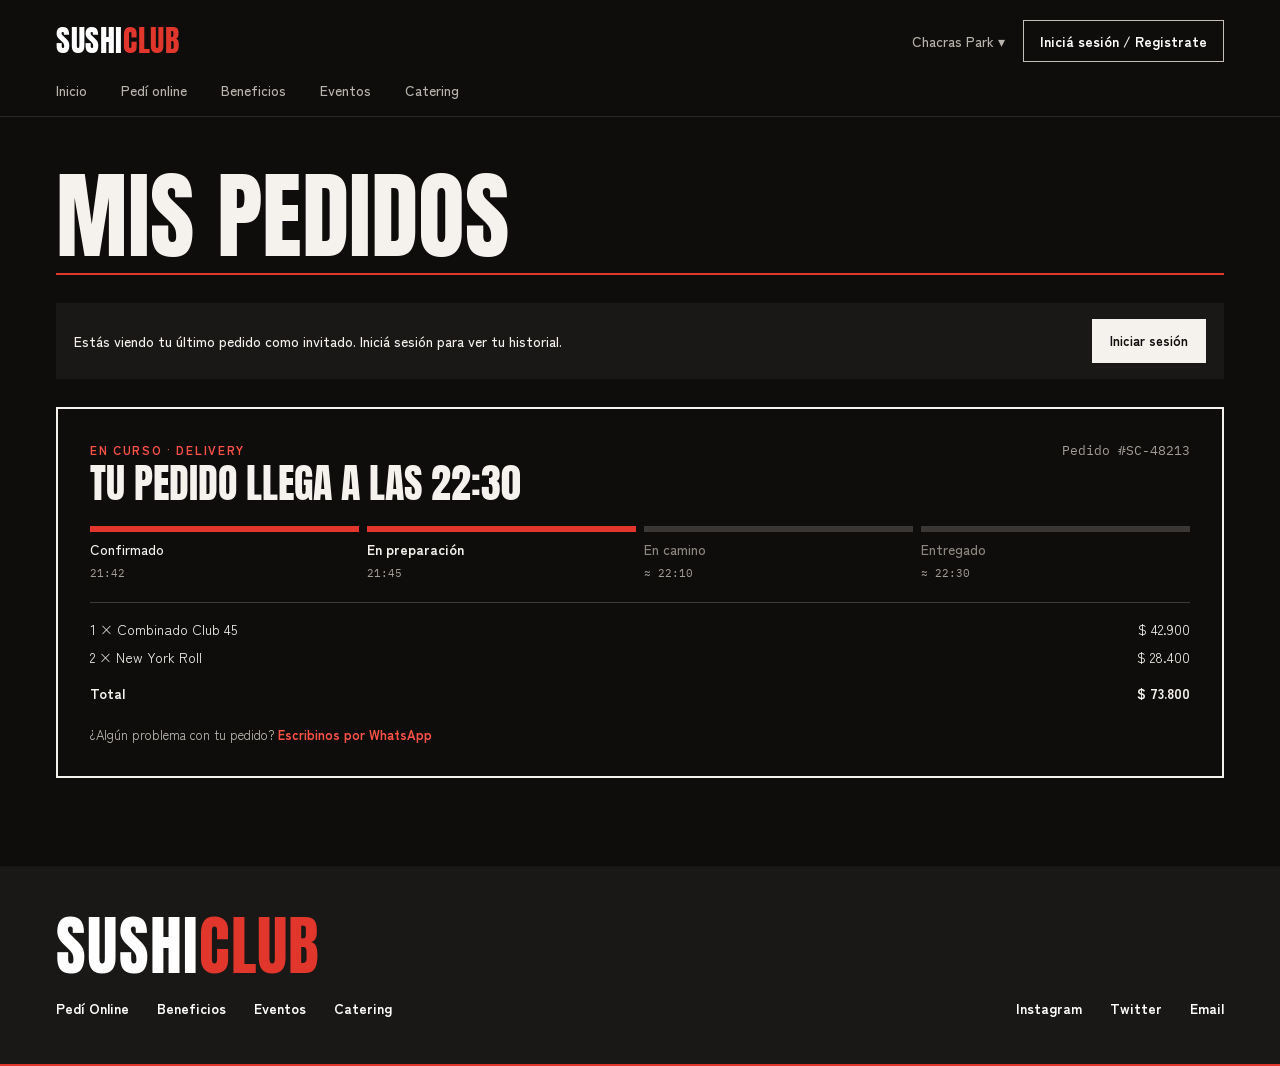
<file: pages/pedidos.html>
<!doctype html>
<html lang="es">
<head>
  <meta charset="utf-8">
  <meta name="viewport" content="width=device-width, initial-scale=1">
  <title>Mis pedidos · SushiClub</title>
  <meta name="theme-color" content="#0e0d0c">
  <link rel="icon" href="../img/favicon.svg" type="image/svg+xml">
  <link rel="preconnect" href="https://fonts.googleapis.com">
  <link rel="preconnect" href="https://fonts.gstatic.com" crossorigin>
  <link href="https://fonts.googleapis.com/css2?family=Anton&family=IBM+Plex+Mono:wght@400&family=Zen+Kaku+Gothic+New:wght@400;500;700&display=swap" rel="stylesheet">
  <link rel="stylesheet" href="../css/global.css">
  <link rel="stylesheet" href="../css/pedidos.css">
  <script defer src="../js/shared/data.js"></script>
  <script defer src="../js/shared/store.js"></script>
  <script defer src="../js/shared/utils.js"></script>
  <script defer src="../js/shared/validaciones.js"></script>
  <script defer src="../js/shared/components.js"></script>
  <script defer src="../js/shared/modals.js"></script>
  <script defer src="../js/shared/layout.js"></script>
  <script defer src="../js/pedidos.js"></script>
</head>
<body>
  <main id="principal">
    <div class="contenedor pedidos">
      <h1 class="titulo-pantalla titulo-pantalla--filete">Mis pedidos</h1>
      <div id="pedidos-contenido" class="pedidos__contenido"></div>
    </div>
  </main>
</body>
</html>
</file>
<file: css/global.css>
/* ==========================================================================
   SushiClub · estilos globales
   Variables, reset, tipografía, layout y componentes compartidos.
   ========================================================================== */

:root {
  /* Fondos */
  --fondo: #0e0d0c;
  --fondo-2: #1a1817;
  --fondo-3: #1f1d1b;
  --fondo-4: #2a2724;
  --linea: #3a3734;
  --raya-a: #1c1a19;
  --raya-b: #181615;

  /* Texto */
  --texto: #f5f2ee;
  --texto-2: #dcd7d0;
  --texto-3: #c4bfb8;
  --apagado: #b9b4ad;
  --apagado-2: #a39d95;
  --apagado-3: #8c867e;

  /* Acento */
  --rojo: #e0362b;
  --rojo-oscuro: #c8261c;
  --rojo-claro: #ff5247;
  --rojo-suave: #ff7a70;
  --verde: #5fbf6e;
  --whatsapp: #25d366;
  --whatsapp-claro: #3ee07a;

  /* Bordes */
  --borde: rgba(245, 242, 238, .25);
  --borde-suave: rgba(245, 242, 238, .2);
  --borde-tenue: rgba(245, 242, 238, .15);

  /* Tipografía */
  --fuente-texto: 'Zen Kaku Gothic New', system-ui, sans-serif;
  --fuente-titulo: 'Anton', 'Impact', sans-serif;
  --fuente-mono: 'IBM Plex Mono', ui-monospace, monospace;

  /* Layout */
  --ancho-maximo: 1280px;
  --margen: clamp(18px, 4.4vw, 56px);
  --distancia-panel: 72px;
}

/* ---------- Reset ---------- */
*, *::before, *::after { box-sizing: border-box; }
html { -webkit-text-size-adjust: 100%; text-size-adjust: 100%; }
body {
  margin: 0;
  min-height: 100vh;
  background: var(--fondo);
  color: var(--texto);
  font: 400 15px/1.5 var(--fuente-texto);
  -webkit-font-smoothing: antialiased;
}
img { display: block; max-width: 100%; }
h1, h2, h3, h4, p { margin: 0; }
ul, ol { margin: 0; padding: 0; list-style: none; }
a { color: inherit; text-decoration: none; }
button {
  font: inherit;
  color: inherit;
  background: none;
  border: 0;
  padding: 0;
  cursor: pointer;
  text-align: inherit;
}
input, textarea, select { font-family: inherit; color: var(--texto); }
input::placeholder, textarea::placeholder { color: var(--apagado-3); }
:focus-visible { outline: 2px solid var(--rojo-suave); outline-offset: 2px; }
[hidden] { display: none !important; }

.salto-contenido {
  position: absolute;
  left: 12px;
  top: -60px;
  z-index: 100;
  padding: 10px 14px;
  background: var(--rojo);
  color: #fff;
  font-weight: 700;
}
.salto-contenido:focus { top: 12px; }

/* ---------- Layout ---------- */
.contenedor {
  width: 100%;
  max-width: var(--ancho-maximo);
  margin-inline: auto;
  padding-inline: var(--margen);
}

/* Banda oscura (encabezados de pantalla, paneles). --filete suma la línea roja inferior. */
.banda { background: var(--fondo-2); color: #fff; }
.banda--filete { box-shadow: inset 0 -2px 0 var(--rojo); }

.solo-mobile { display: none !important; }
@media (max-width: 1023px) {
  .solo-desktop { display: none !important; }
  .solo-mobile { display: revert !important; }
}

/* Dos columnas: contenido + panel lateral (carrito, pago, catering, gift). */
.dos-columnas {
  display: flex;
  flex-wrap: wrap;
  gap: clamp(32px, 5vw, 64px);
  align-items: flex-start;
  padding-top: clamp(28px, 4.4vw, 56px);
  padding-bottom: clamp(48px, 6.9vw, 88px);
}
.dos-columnas__principal { flex: 1 1 560px; min-width: 0; }
.dos-columnas__lateral { flex: 1 1 340px; max-width: 100%; }

/* ---------- Tipografía ---------- */
.titulo-pantalla {
  font: 400 clamp(52px, 7.5vw, 96px)/.9 var(--fuente-titulo);
  text-transform: uppercase;
}
.titulo-pantalla--filete { border-bottom: 2px solid var(--rojo); padding-bottom: 14px; }

.titulo-seccion {
  font: 400 clamp(38px, 4.4vw, 56px)/1 var(--fuente-titulo);
  text-transform: uppercase;
}

.antetitulo {
  font: 700 clamp(11px, 1.1vw, 14px) var(--fuente-texto);
  letter-spacing: .2em;
}
.antetitulo--suave { color: var(--rojo-suave); }

.bajada {
  font: 400 clamp(14px, 1.3vw, 16px)/1.6 var(--fuente-texto);
  color: var(--texto-2);
}

.texto-mono { font: 400 13px var(--fuente-mono); color: var(--apagado-2); }

.enlace-rojo { color: var(--rojo-claro); font-weight: 700; white-space: nowrap; }
.enlace-rojo:hover { color: var(--rojo-suave); }

.logo {
  font: 400 30px/1 var(--fuente-titulo);
  letter-spacing: .02em;
  color: #fff;
  white-space: nowrap;
}
.logo span { color: var(--rojo); }
.logo--chico { font-size: 23px; }
.logo--mediano { font-size: clamp(21px, 2.4vw, 30px); }
.logo--grande { font-size: 64px; }

/* Encabezado de sección con filete rojo */
.encabezado-seccion {
  display: flex;
  flex-wrap: wrap;
  gap: 8px 20px;
  justify-content: space-between;
  align-items: flex-end;
  border-bottom: 2px solid var(--rojo);
  padding-bottom: 14px;
}
.encabezado-seccion__extra {
  display: flex;
  gap: 16px 24px;
  align-items: baseline;
  font: 500 13px var(--fuente-texto);
  color: var(--apagado-2);
}

/* Cabecera de pantalla (banda con antetítulo + título) */
.cabecera-pantalla {
  padding-top: clamp(24px, 3.2vw, 40px);
  padding-bottom: clamp(36px, 5vw, 64px);
}
.cabecera-pantalla .titulo-pantalla { margin-top: 10px; }
.cabecera-pantalla .bajada { margin-top: 18px; max-width: 480px; }

/* ---------- Botones ---------- */
.boton {
  display: inline-flex;
  align-items: center;
  justify-content: center;
  gap: 10px;
  padding: 16px 28px;
  background: var(--rojo);
  color: #fff;
  border: 2px solid var(--rojo);
  font: 700 15px/1.2 var(--fuente-texto);
  text-align: center;
  white-space: nowrap;
  cursor: pointer;
  transition: background .15s, border-color .15s, color .15s;
}
.boton:hover { background: var(--rojo-oscuro); border-color: var(--rojo-oscuro); }
.boton--borde { background: transparent; border-color: var(--texto); color: var(--texto); }
.boton--borde:hover { background: var(--texto); border-color: var(--texto); color: var(--fondo); }
.boton--claro { background: var(--texto); border-color: var(--texto); color: var(--fondo); }
.boton--claro:hover { background: #fff; border-color: #fff; }
.boton--chico { padding: 11px 16px; font-size: 13px; }
.boton--grande { padding: 16px 28px; font-size: 16px; }
.boton--ancho { display: flex; width: 100%; }
.boton.esta-deshabilitado, .boton:disabled { background: var(--apagado-2); border-color: var(--apagado-2); cursor: not-allowed; }
.boton--whatsapp { background: var(--whatsapp); border-color: var(--whatsapp); color: var(--fondo); }
.boton--whatsapp:hover { background: var(--whatsapp-claro); border-color: var(--whatsapp-claro); }

.boton-texto {
  font: 500 13px var(--fuente-texto);
  color: var(--apagado-2);
  text-decoration: underline;
  padding: 10px 0;
  white-space: nowrap;
}
.boton-texto:hover { color: var(--texto); }

/* ---------- Imagen (con fondo rayado mientras carga) ---------- */
.imagen {
  position: relative;
  overflow: hidden;
  background: repeating-linear-gradient(135deg, var(--raya-a) 0 12px, var(--raya-b) 12px 24px);
  aspect-ratio: 4 / 3;
}
.imagen img { width: 100%; height: 100%; object-fit: cover; }
.imagen--cuadrada { aspect-ratio: 1; }
.imagen--panoramica { aspect-ratio: 16 / 9; }
.imagen--tarjeta { aspect-ratio: 16 / 10; }

/* ---------- Etiquetas e insignias ---------- */
.etiqueta {
  position: absolute;
  top: 0;
  left: 0;
  padding: 5px 8px;
  background: var(--fondo-2);
  color: #fff;
  font: 700 10px var(--fuente-texto);
  letter-spacing: .1em;
}
.insignia {
  display: inline-block;
  align-self: flex-start;
  padding: 3px 8px;
  background: var(--rojo);
  color: #fff;
  font: 700 11px var(--fuente-texto);
  letter-spacing: .14em;
}
.insignia--mini { padding: 2px 6px; font-size: 10px; letter-spacing: .12em; }

/* ---------- Selector de cantidad ---------- */
.cantidad {
  display: inline-flex;
  align-items: center;
  border: 2px solid var(--texto);
  font: 700 15px var(--fuente-texto);
}
.cantidad__boton { width: 44px; padding: 9px 0; text-align: center; }
.cantidad__boton:hover { background: var(--fondo-4); }
.cantidad__boton--mas { background: var(--texto); color: var(--fondo); }
.cantidad__boton--mas:hover { background: #fff; }
.cantidad__valor { min-width: 28px; padding: 0 4px; text-align: center; white-space: nowrap; }

/* ---------- Pasos numerados ---------- */
.pasos {
  display: flex;
  gap: clamp(8px, 1.6vw, 20px);
  align-items: center;
  padding: 18px 0;
  font: 700 13px var(--fuente-texto);
  overflow-x: auto;
  scrollbar-width: none;
}
.pasos__item, .pasos__boton { flex: none; display: flex; align-items: center; gap: 8px; color: var(--apagado-3); }
.pasos__numero {
  display: grid;
  place-items: center;
  width: 26px;
  height: 26px;
  background: var(--apagado);
  color: #fff;
  font: 400 14px var(--fuente-titulo);
}
.pasos__item.esta-hecho, .pasos__item.esta-actual, .pasos__item.esta-hecho .pasos__boton { color: var(--texto); }
.pasos__item.esta-hecho .pasos__numero, .pasos__item.esta-actual .pasos__numero { background: var(--rojo); }
.pasos__boton:hover span:last-child { text-decoration: underline; }
.pasos-linea { border-bottom: 1px solid var(--borde-tenue); }

/* ---------- Fichas y opciones ---------- */
.fichas { display: flex; flex-wrap: wrap; gap: 8px; }
.ficha {
  flex: none;
  padding: 12px 16px;
  border: 2px solid var(--borde);
  background: transparent;
  color: var(--texto);
  font: 700 13px var(--fuente-texto);
  white-space: nowrap;
}
.ficha:hover { border-color: var(--texto); }
.ficha.esta-activo { background: var(--texto); border-color: var(--texto); color: var(--fondo); }

.opciones { display: grid; grid-template-columns: repeat(auto-fit, minmax(200px, 1fr)); gap: 12px; }
.opcion {
  display: flex;
  flex-direction: column;
  gap: 4px;
  padding: 16px;
  border: 2px solid var(--borde-suave);
  background: transparent;
  color: var(--texto);
}
.opcion:hover { border-color: var(--borde); }
.opcion.esta-activo { border-color: var(--rojo); background: var(--fondo-3); }
.opcion.esta-deshabilitado { color: var(--apagado-2); cursor: not-allowed; }
.opcion__titulo { font: 700 15px var(--fuente-texto); }
.opcion__detalle { font: 400 12px var(--fuente-texto); opacity: .75; }

/* Radio grande (retiro / delivery) */
.tarjeta-radio {
  display: flex;
  gap: 14px;
  align-items: center;
  width: 100%;
  padding: 16px;
  border: 2px solid var(--linea);
}
.tarjeta-radio.esta-activo { border-color: var(--rojo); }
.tarjeta-radio__punto {
  flex: none;
  display: grid;
  place-items: center;
  width: 18px;
  height: 18px;
  border: 2px solid #fff;
  border-radius: 50%;
}
.tarjeta-radio.esta-activo .tarjeta-radio__punto::after {
  content: '';
  width: 10px;
  height: 10px;
  border-radius: 50%;
  background: var(--rojo);
}
.tarjeta-radio__texto { flex: 1; display: flex; flex-direction: column; gap: 2px; }
.tarjeta-radio__titulo { font: 700 16px var(--fuente-texto); }
.tarjeta-radio__detalle { font: 400 13px var(--fuente-texto); color: var(--apagado); }

/* ---------- Formularios ---------- */
.grilla-form { display: grid; grid-template-columns: repeat(auto-fit, minmax(220px, 1fr)); gap: 14px; }
.grilla-form--chica { grid-template-columns: repeat(auto-fit, minmax(140px, 1fr)); }
.campo { display: flex; flex-direction: column; gap: 6px; min-width: 0; }
.campo--completo { grid-column: 1 / -1; }
.campo__etiqueta { font: 700 13px var(--fuente-texto); }
.entrada {
  width: 100%;
  padding: 14px;
  border: 2px solid var(--borde);
  background: var(--fondo-3);
  font-size: 15px;
  border-radius: 0;
  outline: none;
  -webkit-appearance: none;
  appearance: none;
}
.entrada:focus { border-color: var(--texto); }
.entrada.tiene-error { border-color: var(--rojo); }
textarea.entrada { resize: vertical; }
input[type="date"].entrada { padding: 13px; color-scheme: dark; }
/* Mensaje de error propio de cada campo (lo maneja js/shared/validaciones.js) */
.campo__error {
  display: flex;
  gap: 6px;
  font: 700 12px/1.4 var(--fuente-texto);
  color: var(--rojo-claro);
}
.campo__error::before { content: '!'; flex: none; display: grid; place-items: center; width: 16px; height: 16px; border-radius: 50%; background: var(--rojo); color: #fff; font-size: 11px; line-height: 1; }
.campo__error[hidden] { display: none; }
.campo__ayuda { font: 400 12px/1.4 var(--fuente-texto); color: var(--apagado-2); }
.form-nota { font: 400 12px var(--fuente-texto); color: var(--apagado-2); }

.casilla {
  display: flex;
  gap: 12px;
  align-items: flex-start;
  font: 500 14px/1.5 var(--fuente-texto);
  text-align: left;
}
.casilla__caja {
  flex: none;
  display: grid;
  place-items: center;
  width: 22px;
  height: 22px;
  border: 2px solid var(--texto);
  color: #fff;
  font-size: 13px;
}
.casilla.esta-marcado .casilla__caja { background: var(--rojo); }

/* ---------- Panel lateral ---------- */
.panel {
  position: sticky;
  top: var(--distancia-panel);
  display: flex;
  flex-direction: column;
  gap: 16px;
  padding: clamp(24px, 2.8vw, 36px);
  background: var(--fondo-2);
  color: #fff;
}
.panel__titulo { font: 400 clamp(30px, 3.1vw, 40px)/1 var(--fuente-titulo); text-transform: uppercase; }
.panel__lineas {
  display: flex;
  flex-direction: column;
  gap: 8px;
  font: 400 14px var(--fuente-texto);
  color: var(--texto-2);
}
.fila { display: flex; justify-content: space-between; gap: 10px; }
.fila > :first-child { min-width: 0; }
.fila > :last-child { flex: none; white-space: nowrap; }
.panel__total { display: flex; justify-content: space-between; align-items: baseline; gap: 12px; }
.panel__total span { font: 700 16px var(--fuente-texto); }
.panel__total strong { font: 400 clamp(30px, 3.1vw, 40px) var(--fuente-titulo); }
.panel__nota { font: 400 12px/1.5 var(--fuente-texto); color: var(--apagado); }
.separador-arriba { border-top: 1px solid var(--linea); padding-top: 14px; }

/* Bloque de evento reservado (carrito) */
.caja-evento {
  display: flex;
  flex-direction: column;
  gap: 12px;
  border: 3px solid var(--rojo);
  background: var(--fondo-3);
  padding: clamp(16px, 2vw, 24px);
}

/* Tarjeta de producto ---------------------------------------------------- */
.producto { display: flex; flex-direction: column; gap: 12px; min-width: 0; }
.producto__cuerpo { display: flex; flex-direction: column; gap: 6px; min-width: 0; flex: 1; }
.producto__nombre { font: 400 28px/1.05 var(--fuente-titulo); text-transform: uppercase; }
.producto__descripcion { font: 400 14px/1.4 var(--fuente-texto); color: var(--apagado-2); }
.producto__club { align-self: flex-start; font-size: 12px; text-align: left; white-space: normal; }
.producto__compra {
  display: flex;
  flex-wrap: wrap;
  gap: 8px;
  justify-content: space-between;
  align-items: center;
  margin-top: 4px;
  min-height: 44px;
}
.producto__precio { display: flex; flex-wrap: wrap; align-items: baseline; gap: 2px 8px; }
.producto__importe { font: 400 26px var(--fuente-titulo); white-space: nowrap; }
.producto__anterior { font: 500 13px var(--fuente-texto); color: var(--rojo-claro); white-space: nowrap; }
.producto__agregar { padding: 13px 16px; }

/* ---------- Barra "Volver" (carrito / pago) ---------- */
.barra-volver__interior {
  display: flex;
  justify-content: space-between;
  align-items: center;
  padding-top: clamp(12px, 1.7vw, 22px);
  padding-bottom: clamp(12px, 1.7vw, 22px);
}
.barra-volver__enlace { font: 700 15px var(--fuente-texto); padding: 12px 0; white-space: nowrap; }
.barra-volver__enlace:hover { color: var(--rojo-suave); }

/* ---------- Encabezado principal ---------- */
.encabezado { background: var(--fondo); color: #fff; border-bottom: 1px solid var(--fondo-4); }
.encabezado__superior {
  display: flex;
  align-items: center;
  justify-content: space-between;
  gap: 32px;
  padding-top: 20px;
}
.encabezado__marca { display: flex; align-items: center; gap: 8px; }
.encabezado__acciones { display: flex; align-items: center; gap: 14px; font: 700 14px var(--fuente-texto); }
.encabezado__sede { color: var(--apagado); font-weight: 500; padding: 10px 4px; white-space: nowrap; }
.encabezado__sede:hover { color: #fff; }
.encabezado__ingreso { padding: 10px 16px; border: 1px solid var(--texto-3); white-space: nowrap; }
.encabezado__ingreso:hover { background: var(--texto); color: var(--fondo); }
.navegacion { display: flex; gap: 34px; padding-top: 18px; padding-bottom: 16px; font: 500 14px var(--fuente-texto); }
.navegacion a { color: var(--apagado); white-space: nowrap; }
.navegacion a:hover { color: #fff; }
.navegacion a.esta-activo {
  color: #fff;
  text-decoration: underline;
  text-decoration-color: var(--rojo);
  text-decoration-thickness: 2px;
  text-underline-offset: 9px;
}

.hamburguesa { display: flex; flex-direction: column; justify-content: center; gap: 5px; width: 44px; height: 44px; }
.hamburguesa span { display: block; height: 2px; width: 22px; background: var(--texto); }
.hamburguesa span:last-child { width: 14px; background: var(--rojo); }

@media (max-width: 1023px) {
  .encabezado__superior { padding-top: 10px; padding-bottom: 10px; padding-inline: 18px; }
  .encabezado .logo { font-size: 23px; }
  .encabezado__ingreso-mobile { display: grid !important; place-items: center; height: 44px; padding: 0 6px; font: 700 12px var(--fuente-texto); color: var(--apagado); }
  .encabezado__sede-mobile { display: block !important; padding: 4px 18px 12px; font: 500 12px var(--fuente-texto); color: var(--apagado); }
  .encabezado__sede-mobile b { color: #fff; }
  .hamburguesa.solo-mobile { display: flex !important; }
}

/* ---------- Menú mobile ---------- */
.menu-fondo { position: fixed; inset: 0; z-index: 50; background: rgba(14, 13, 12, .72); display: none; }
.menu-lateral {
  position: fixed;
  top: 0;
  bottom: 0;
  left: 0;
  z-index: 51;
  width: min(300px, 86vw);
  background: var(--fondo-2);
  color: var(--texto);
  border-right: 2px solid var(--rojo);
  overflow-y: auto;
  display: flex;
  flex-direction: column;
  transform: translateX(-105%);
  transition: transform .2s ease;
  visibility: hidden;
}
.menu-abierto .menu-lateral { transform: none; visibility: visible; }
.menu-abierto .menu-fondo { display: block; }
.menu-abierto { overflow: hidden; }
.menu-lateral__cabecera {
  display: flex;
  justify-content: space-between;
  align-items: center;
  padding: 10px 12px 10px 18px;
  border-bottom: 1px solid var(--fondo-4);
}
.menu-lateral__cerrar { display: grid; place-items: center; width: 44px; height: 44px; font-size: 22px; }
.menu-lateral__sede {
  display: flex;
  justify-content: space-between;
  align-items: center;
  padding: 14px 18px;
  font: 500 13px var(--fuente-texto);
  color: var(--apagado);
  border-bottom: 1px solid var(--fondo-4);
}
.menu-lateral__sede b { color: var(--texto); }
.menu-lateral__enlace {
  display: flex;
  align-items: center;
  padding: 15px 18px;
  border-bottom: 1px solid var(--fondo-4);
  font: 400 22px/1 var(--fuente-titulo);
  text-transform: uppercase;
  color: var(--texto-3);
}
.menu-lateral__enlace.esta-activo { color: #fff; box-shadow: inset 4px 0 0 var(--rojo); }
.menu-lateral__ingreso { margin: 18px; font-size: 14px; padding: 15px; }

/* ---------- Pie ---------- */
.pie__interior {
  display: flex;
  justify-content: space-between;
  align-items: flex-end;
  gap: 24px;
  padding-top: 48px;
  padding-bottom: 48px;
}
.pie__principal { flex: 1; display: flex; flex-direction: column; gap: 20px; }
.pie__enlaces, .pie__redes { display: flex; flex-wrap: wrap; gap: 12px 28px; font: 700 14px var(--fuente-texto); }
.pie a:hover, .pie button:hover { color: var(--rojo-suave); }
@media (max-width: 767px) {
  .pie__interior {
    display: grid;
    grid-template-columns: 1fr auto;
    gap: 18px 12px;
    align-items: start;
    padding-top: 32px;
    padding-bottom: 32px;
  }
  .pie__principal { display: contents; }
  .pie .logo--grande { grid-column: 1 / -1; font-size: 40px; }
  .pie__enlaces, .pie__redes { flex-direction: column; gap: 0; font-size: 13px; }
  .pie__redes { align-items: flex-end; }
  .pie__enlaces a, .pie__redes button { padding: 6px 0; }
}

/* ---------- Barra flotante "Mi carrito" ---------- */
.barra-carrito {
  position: fixed;
  left: 0;
  right: 0;
  bottom: 0;
  z-index: 40;
  background: var(--fondo-2);
  color: var(--texto);
  border-top: 3px solid var(--rojo);
  box-shadow: 0 -10px 30px rgba(0, 0, 0, .5);
}
.con-modal .barra-carrito { display: none; }
.barra-carrito__interior {
  display: flex;
  flex-wrap: wrap;
  gap: 10px 24px;
  align-items: center;
  justify-content: space-between;
  padding-top: 14px;
  padding-bottom: 14px;
}
.barra-carrito__info { display: flex; flex-direction: column; gap: 4px; min-width: 0; }
.barra-carrito__titulo { font: 400 24px/1 var(--fuente-titulo); text-transform: uppercase; white-space: nowrap; }
.barra-carrito__productos { font: 400 13px var(--fuente-texto); color: var(--texto-3); }
.barra-carrito__evento { display: flex; gap: 8px; align-items: center; font: 500 12px var(--fuente-texto); color: var(--texto-3); }
.barra-carrito__derecha { display: flex; align-items: center; gap: 18px; margin-left: auto; }
.barra-carrito__total { display: flex; flex-direction: column; align-items: flex-end; gap: 2px; }
.barra-carrito__total span { font: 500 11px var(--fuente-texto); letter-spacing: .12em; color: var(--apagado-2); }
.barra-carrito__total strong { font: 400 26px/1 var(--fuente-titulo); white-space: nowrap; }
.barra-carrito .boton { padding: 15px 22px; font-size: 14px; }

/* ---------- Aviso (toast) ---------- */
.aviso {
  position: fixed;
  left: 50%;
  bottom: 28px;
  transform: translateX(-50%);
  z-index: 60;
  max-width: calc(100vw - 32px);
  padding: 12px 18px;
  background: var(--fondo-2);
  color: #fff;
  border-left: 3px solid var(--rojo);
  font: 500 13px var(--fuente-texto);
  box-shadow: 0 4px 20px rgba(0, 0, 0, .4);
}
body:has(.barra-carrito) .aviso { bottom: calc(var(--alto-barra-carrito, 96px) + 16px); }

/* ---------- Modales ---------- */
.con-modal { overflow: hidden; }
.fondo-modal { position: fixed; inset: 0; z-index: 30; background: rgba(14, 13, 12, .72); }
.modal {
  position: fixed;
  z-index: 31;
  top: clamp(24px, 6vw, 96px);
  left: 50%;
  transform: translateX(-50%);
  width: min(600px, calc(100% - 24px));
  max-height: calc(100vh - 48px);
  overflow-y: auto;
  background: var(--fondo);
  display: flex;
  flex-direction: column;
  box-shadow: 0 20px 60px rgba(0, 0, 0, .35);
}
.modal--ancho { width: min(720px, calc(100% - 24px)); }
.modal__cabecera { padding: 20px 22px 22px; display: flex; flex-direction: column; gap: 8px; }
.modal__superior { display: flex; justify-content: space-between; align-items: center; }
.modal__superior .antetitulo { font-size: 11px; }
.modal__cerrar { display: grid; place-items: center; width: 44px; height: 44px; margin: -10px -12px -10px 0; font: 400 24px var(--fuente-titulo); }
.modal__titulo { font: 400 clamp(40px, 5vw, 56px)/.92 var(--fuente-titulo); text-transform: uppercase; }
.modal__bajada { font: 400 14px var(--fuente-texto); }
.modal__bajada--suave { color: var(--texto-2); }
.modal__busqueda {
  display: flex;
  flex-wrap: wrap;
  gap: 10px;
  padding: 16px 22px;
  border-bottom: 1px solid var(--borde-tenue);
}
.modal__busqueda .entrada { flex: 1 1 220px; width: auto; padding: 13px; }
.modal__busqueda .boton { padding: 13px 14px; }
.modal__pie {
  display: flex;
  flex-wrap: wrap;
  gap: 12px;
  justify-content: space-between;
  align-items: center;
  padding: 16px 22px;
  border-top: 1px solid var(--borde-tenue);
}
.modal__seleccion { font: 500 13px var(--fuente-texto); white-space: nowrap; }
.modal__enlaces {
  display: flex;
  flex-wrap: wrap;
  justify-content: space-between;
  gap: 12px;
  padding: 14px 22px;
  font: 700 13px var(--fuente-texto);
}
.modal__enlaces button { padding: 10px 0; }
.modal__enlaces .esta-apagado { color: var(--apagado-2); }
.modal__enlaces button:hover { color: #fff; }

.lista-sedes { max-height: 380px; overflow-y: auto; overflow-x: hidden; scrollbar-width: thin; padding: 4px 22px 12px; }
.lista-sedes__zona { padding-top: 14px; }
.lista-sedes__etiqueta { font: 700 11px var(--fuente-texto); letter-spacing: .16em; color: var(--apagado-2); }
.lista-sedes__vacio { padding: 20px 0; font: 400 14px var(--fuente-texto); color: var(--apagado-2); }
.sede {
  display: flex;
  justify-content: space-between;
  align-items: center;
  gap: 12px;
  width: calc(100% + 24px);
  margin: 0 -12px;
  padding: 12px;
  border-bottom: 1px solid rgba(245, 242, 238, .1);
}
.sede:hover:not(:disabled) { background: var(--fondo-3); }
.sede.esta-activo { background: var(--fondo-3); }
.sede:disabled { cursor: default; }
.sede__texto { display: flex; flex-direction: column; gap: 2px; }
.sede__nombre { font: 400 20px/1.05 var(--fuente-titulo); text-transform: uppercase; white-space: nowrap; }
.sede.esta-activo .sede__nombre, .sede.esta-activo .sede__estado { color: var(--rojo); }
.sede.esta-cerrado .sede__nombre, .sede.esta-cerrado .sede__estado { color: var(--apagado-2); }
.sede__direccion { font: 400 12px var(--fuente-texto); color: var(--apagado-2); }
.sede__estado { flex: none; font: 700 12px var(--fuente-texto); color: var(--verde); }

.servicios { display: grid; grid-template-columns: repeat(auto-fit, minmax(260px, 1fr)); gap: 1px; background: var(--borde-tenue); }
.servicio { display: flex; flex-direction: column; gap: 6px; padding: 20px 22px; background: var(--fondo); }
.servicio:hover { background: var(--fondo-3); }
.servicio__titulo { font: 400 26px/1 var(--fuente-titulo); text-transform: uppercase; }
.servicio--destacado .servicio__titulo { color: var(--rojo); }
.servicio__descripcion { font: 400 13px/1.45 var(--fuente-texto); color: var(--texto-3); }

/* ---------- Pantalla de éxito (confirmación, gift enviado) ---------- */
.exito { display: flex; flex-direction: column; align-items: center; text-align: center; gap: 22px; }
.exito__tilde {
  display: grid;
  place-items: center;
  width: clamp(120px, 14vw, 180px);
  height: clamp(120px, 14vw, 180px);
  border-radius: 50%;
  background: var(--rojo);
  color: #fff;
  font: 400 clamp(64px, 7.5vw, 96px)/1 var(--fuente-titulo);
}
.exito__acciones { display: flex; flex-wrap: wrap; justify-content: center; gap: 12px; }

/* ==========================================================================
   Breakpoints responsive — ajustes para tablet y mobile
   Desktop base: ≥ 1024px (sin @media)
   Tablet: ≤ 1023px
   Mobile: ≤ 767px
   ========================================================================== */

/* ---------- Tablet (≤ 1023px) ---------- */
@media (max-width: 1023px) {
  :root { --distancia-panel: 56px; }
  .dos-columnas { gap: clamp(24px, 4vw, 40px); padding-top: clamp(20px, 3vw, 40px); padding-bottom: clamp(32px, 5vw, 64px); }
  .panel { position: static; top: auto; }
  .barra-carrito__interior { gap: 10px 18px; }
  .barra-carrito__titulo { font-size: 20px; }
  .barra-carrito .boton { padding: 13px 18px; font-size: 13px; }
}

/* ---------- Mobile (≤ 767px) ---------- */
@media (max-width: 767px) {
  body { font-size: 14px; }
  .dos-columnas { gap: 24px; padding-top: 20px; padding-bottom: 32px; }
  .dos-columnas__principal, .dos-columnas__lateral { flex: 1 1 100%; }

  .boton { padding: 14px 20px; font-size: 14px; }
  .boton--grande { padding: 15px 22px; font-size: 15px; }
  .boton--chico { padding: 10px 14px; font-size: 12px; }

  .cantidad__boton { width: 40px; padding: 8px 0; }

  .tarjeta-radio { padding: 14px; gap: 12px; }
  .tarjeta-radio__titulo { font-size: 15px; }
  .tarjeta-radio__detalle { font-size: 12px; }

  .fichas { gap: 6px; }
  .ficha { padding: 10px 14px; font-size: 12px; }

  .grilla-form, .grilla-form--chica { grid-template-columns: 1fr; gap: 12px; }
  .entrada { padding: 12px; font-size: 14px; }

  .encabezado-seccion { padding-bottom: 10px; }
  .encabezado-seccion__extra { font-size: 12px; gap: 10px 16px; }

  .barra-volver__interior { padding-top: 12px; padding-bottom: 12px; }
  .barra-volver__enlace { font-size: 14px; }

  .panel { padding: 20px; gap: 14px; }
  .panel__titulo { font-size: 28px; }
  .panel__total strong { font-size: 32px; }
  .panel__lineas { font-size: 13px; }

  .barra-carrito__interior { padding-top: 10px; padding-bottom: 10px; gap: 8px 14px; }
  .barra-carrito__titulo { font-size: 18px; }
  .barra-carrito__productos, .barra-carrito__evento { font-size: 12px; }
  .barra-carrito__total strong { font-size: 22px; }
  .barra-carrito__derecha { gap: 12px; }
  .barra-carrito .boton { padding: 12px 14px; font-size: 13px; }

  .modal__cabecera { padding: 16px 18px 18px; }
  .modal__busqueda, .modal__pie, .modal__enlaces { padding-inline: 18px; }
  .lista-sedes { padding-inline: 18px; }
  .sede { width: calc(100% + 20px); margin: 0 -10px; padding: 10px; }
  .sede__nombre { font-size: 18px; }

  .servicios { grid-template-columns: 1fr; }
  .servicio { padding: 16px 18px; }

  .cabecera-pantalla { padding-top: clamp(16px, 3vw, 24px); padding-bottom: clamp(24px, 4vw, 40px); }
  .cabecera-pantalla .bajada { margin-top: 12px; }
}

/* Movimiento reducido */
@media (prefers-reduced-motion: reduce) {
  *, *::before, *::after { transition: none !important; }
}
</file>
<file: css/index.css>
/* Inicio (Home) */

/* ---------- Portada ---------- */
.portada {
  position: relative;
  overflow: hidden;
  background: var(--fondo);
  color: #fff;
}
.portada__video {
  position: absolute;
  inset: 0;
  width: 100%;
  height: 100%;
  object-fit: cover;
  object-position: 80% 50%;
  pointer-events: none;
}
@media (prefers-reduced-motion: reduce) {
  .portada__video { display: none; }
  .portada { background-image: url(../img/productos/combo45.jpg); background-size: cover; background-position: 80% 50%; }
}
.portada::before {
  content: '';
  position: absolute;
  left: 0;
  top: 0;
  bottom: 0;
  width: 60%;
  background: linear-gradient(90deg, rgba(14, 13, 12, .95) 30%, rgba(14, 13, 12, 0));
  z-index: 1;
}
.portada__interior {
  position: relative;
  z-index: 2;
  min-height: 600px;
  display: flex;
  align-items: flex-end;
}
.portada__sello {
  position: absolute;
  right: 100px;
  bottom: 64px;
  z-index: 2;
  width: 150px;
  height: 150px;
  border-radius: 50%;
  background: var(--rojo);
  color: #fff;
  display: flex;
  flex-direction: column;
  align-items: center;
  justify-content: center;
  box-shadow: 0 10px 30px rgba(0, 0, 0, .45);
}
.portada__sello-numero { font: 400 44px/1 var(--fuente-titulo); }
.portada__sello-texto { font: 700 12px var(--fuente-texto); letter-spacing: .2em; }
.portada__contenido {
  position: relative;
  padding: 40px 0 64px;
  display: flex;
  flex-direction: column;
  gap: 26px;
}
.portada__antetitulo {
  display: flex;
  gap: 10px;
  align-items: center;
  font: 700 13px var(--fuente-texto);
  letter-spacing: .2em;
  color: var(--texto-2);
  white-space: nowrap;
}
.portada__guion { width: 28px; height: 2px; background: var(--rojo); }
.portada__titulo {
  font: 400 88px/.92 var(--fuente-titulo);
  text-transform: uppercase;
}
.portada__titulo span { display: block; }
.portada__accion { display: flex; flex-wrap: wrap; gap: 18px; align-items: center; }
.portada__precio { font: 500 15px var(--fuente-texto); color: var(--texto-2); white-space: nowrap; }
.portada__precio b { color: #fff; }
.portada__precio s { color: var(--rojo-claro); }

/* ---------- Bloques ---------- */
.inicio-bloque { padding-top: 80px; }
.inicio-bloque--ultimo { padding-bottom: 88px; }

.inicio-productos {
  display: grid;
  grid-template-columns: repeat(3, minmax(0, 1fr));
  gap: 32px;
  padding-top: 24px;
}

/* ---------- SushiGift ---------- */
.inicio-regalo-contenedor { margin-top: 72px; }
.inicio-regalo {
  display: grid;
  grid-template-columns: minmax(0, 1.1fr) minmax(0, 1fr);
  grid-template-rows: 1fr auto auto auto auto 1fr;
  grid-template-areas:
    "imagen ."
    "imagen antetitulo"
    "imagen titulo"
    "imagen texto"
    "imagen accion"
    "imagen .";
  column-gap: 48px;
  row-gap: 18px;
  background: var(--fondo-2);
  color: #fff;
  border-top: 2px solid var(--rojo);
}
.inicio-regalo__imagen { grid-area: imagen; min-height: 380px; aspect-ratio: auto; }
.inicio-regalo__imagen img { object-position: 48% 50%; }
.inicio-regalo__antetitulo { grid-area: antetitulo; font: 700 13px var(--fuente-texto); letter-spacing: .2em; color: var(--rojo-suave); padding-right: 48px; }
.inicio-regalo__titulo { grid-area: titulo; font: 400 76px/.92 var(--fuente-titulo); text-transform: uppercase; padding-right: 48px; }
.inicio-regalo__texto { grid-area: texto; max-width: 480px; font: 400 16px/1.6 var(--fuente-texto); color: var(--texto-2); padding-right: 48px; }
.inicio-regalo__accion { grid-area: accion; justify-self: start; padding: 15px 26px; }

/* ---------- Eventos ---------- */
.inicio-eventos {
  display: grid;
  grid-template-columns: repeat(4, minmax(0, 1fr));
  gap: 24px;
  padding-top: 24px;
}
.inicio-evento { display: flex; flex-direction: column; gap: 12px; }
.inicio-evento__fecha { font: 400 64px/1 var(--fuente-titulo); color: var(--rojo-claro); }
.inicio-evento__nombre { font: 400 26px/1 var(--fuente-titulo); text-transform: uppercase; white-space: nowrap; }
.inicio-evento__nombre:hover { color: var(--rojo-suave); }
.inicio-evento__boton { padding: 11px; font-size: 14px; }

/* ---------- Tablet (≤ 1023px) ---------- */
@media (max-width: 1023px) {
  .portada__interior { min-height: 520px; }
  .portada__sello { right: 32px; bottom: 32px; width: 120px; height: 120px; }
  .portada__sello-numero { font-size: 36px; }
  .portada__titulo { font-size: 68px; }

  .inicio-bloque { padding-top: 56px; }
  .inicio-productos { grid-template-columns: repeat(2, minmax(0, 1fr)); gap: 24px; }
  .inicio-productos > :nth-child(3) { display: none; }

  .inicio-regalo { grid-template-columns: 1fr; grid-template-rows: none; grid-template-areas: "imagen" "antetitulo" "titulo" "texto" "accion"; row-gap: 18px; padding: 32px 0 36px; }
  .inicio-regalo__imagen { min-height: 0; aspect-ratio: 16 / 9; }
  .inicio-regalo__antetitulo, .inicio-regalo__titulo, .inicio-regalo__texto { padding-right: 0; padding-inline: var(--margen); }
  .inicio-regalo__accion { margin-inline: var(--margen); }
  .inicio-regalo__titulo { font-size: 60px; }

  .inicio-eventos { grid-template-columns: repeat(2, minmax(0, 1fr)); gap: 24px; }
}

/* ---------- Mobile (≤ 767px) ---------- */
@media (max-width: 767px) {
  .portada__video { object-position: 62% 30%; }
  .portada::before {
    top: auto;
    right: 0;
    width: auto;
    height: 70%;
    background: linear-gradient(0deg, rgba(14, 13, 12, .97) 35%, rgba(14, 13, 12, 0));
  }
  .portada__interior { min-height: 480px; }
  .portada__sello { right: 18px; top: 22px; bottom: auto; width: 96px; height: 96px; }
  .portada__sello-numero { font-size: 30px; }
  .portada__sello-texto { font-size: 8px; }
  .portada__contenido { padding: 18px 0 26px; gap: 14px; }
  .portada__antetitulo { font-size: 11px; }
  .portada__titulo { font-size: 52px; }
  .portada__accion { gap: 12px; }
  .portada__accion .boton { padding: 14px 20px; font-size: 14px; }
  .portada__precio { font-size: 13px; }

  .inicio-bloque { padding-top: 44px; }
  .inicio-bloque--ultimo { padding-bottom: 44px; }
  .inicio-bloque .titulo-seccion { font-size: 38px; }
  .inicio-bloque .encabezado-seccion { padding-bottom: 10px; }

  .inicio-productos { grid-template-columns: 1fr 1fr; gap: 14px; padding-top: 14px; }
  .inicio-productos > :nth-child(3) { display: none; }
  .producto--inicio { gap: 8px; }
  .producto--inicio .imagen { aspect-ratio: 1; }
  .producto--inicio .producto__nombre { font-size: 19px; line-height: 1; }
  .producto--inicio .producto__descripcion { display: none; }
  .producto--inicio .producto__compra { flex-direction: column; align-items: stretch; gap: 8px; margin: 0; min-height: 0; }
  .producto--inicio .producto__importe { font-size: 18px; }
  .producto--inicio .producto__agregar { padding: 13px 0; }
  .producto--inicio .producto__cantidad { justify-content: space-between; }
  .inicio-mas { display: flex !important; justify-content: flex-end; padding-top: 6px; }
  .inicio-mas a { padding: 14px 0; font-size: 13px; }

  .inicio-regalo-contenedor { margin-top: 32px; padding-inline: 0; }
  .inicio-regalo {
    grid-template-columns: 1fr;
    grid-template-rows: none;
    grid-template-areas: "antetitulo" "titulo" "imagen" "texto" "accion";
    row-gap: 16px;
    justify-items: center;
    text-align: center;
    padding: 36px 20px;
    border-top: 0;
  }
  .inicio-regalo__imagen { width: 100%; min-height: 0; aspect-ratio: 16 / 10; }
  .inicio-regalo__antetitulo, .inicio-regalo__titulo, .inicio-regalo__texto { padding-right: 0; }
  .inicio-regalo__antetitulo { font-size: 11px; }
  .inicio-regalo__titulo { font-size: 48px; }
  .inicio-regalo__texto { font-size: 14px; line-height: 1.55; }
  .inicio-regalo__accion { justify-self: center; padding: 14px 22px; font-size: 14px; }

  .inicio-eventos { grid-template-columns: 1fr 1fr; gap: 18px 14px; padding-top: 14px; }
  .inicio-evento { gap: 8px; }
  .inicio-evento__fecha { font-size: 36px; }
  .inicio-evento__nombre { font-size: 18px; }
  .inicio-evento__boton { padding: 13px; font-size: 12px; }
}
</file>
<file: css/beneficios.css>
/* Beneficios */

.ben-bajada { color: #fff; max-width: 460px; }

.ben-seccion { padding-top: clamp(40px, 5.6vw, 72px); }
.ben-seccion:last-child { padding-bottom: 56px; }
.ben-seccion .titulo-seccion { font-size: clamp(32px, 4.4vw, 56px); }
.ben-seccion .encabezado-seccion { padding-bottom: 12px; }

.ben-grilla {
  position: relative;
  display: grid;
  grid-template-columns: repeat(auto-fill, minmax(clamp(300px, 26vw, 360px), 1fr));
  gap: clamp(0px, 2.5vw, 32px) 32px;
  padding-top: clamp(0px, 1.9vw, 24px);
}

/* Tarjeta de beneficio */
.producto--oferta { gap: 14px; }
.producto--oferta .imagen { aspect-ratio: 4 / 3; }
.producto--oferta .producto__nombre { font-size: clamp(18px, 2.2vw, 28px); }
.producto--oferta .producto__descripcion { font-size: clamp(12px, 1.1vw, 14px); }
.producto--oferta .producto__importe { font-size: clamp(18px, 2vw, 26px); }
.producto--oferta .producto__agregar { padding: 13px 14px; }

/* ---------- Tablet (≤ 1023px) ---------- */
@media (max-width: 1023px) {
  .ben-grilla { grid-template-columns: repeat(auto-fill, minmax(260px, 1fr)); gap: 24px; }
}

/* ---------- Mobile (≤ 767px) ---------- */
@media (max-width: 767px) {
  .ben-seccion { padding-top: 32px; }
  .ben-seccion .titulo-seccion { font-size: 28px; }
  .ben-grilla { grid-template-columns: 1fr; gap: 0; padding-top: 8px; }
  .producto--oferta {
    display: grid;
    grid-template-columns: 96px minmax(0, 1fr);
    padding: 14px 0;
    border-bottom: 1px solid var(--borde-tenue);
  }
  .producto--oferta .imagen { aspect-ratio: 1; }
  .producto--oferta .producto__nombre { font-size: 17px; }
  .producto--oferta .producto__descripcion { font-size: 12px; }
  .ben-bloqueo { padding: 20px; }
  .ben-bloqueo__titulo { font-size: 24px; }
  .ben-bloqueo__texto { font-size: 14px; }
}

/* Capa de bloqueo para no socios */
.ben-grilla__inerte { display: contents; -webkit-user-select: none; user-select: none; }
.ben-bloqueo {
  position: absolute;
  left: -12px;
  right: -12px;
  top: 0;
  bottom: -12px;
  z-index: 3;
  display: flex;
  align-items: center;
  justify-content: center;
  padding: 24px;
  background: rgba(14, 13, 12, .62);
  -webkit-backdrop-filter: blur(5px);
  backdrop-filter: blur(5px);
}
.ben-bloqueo__caja {
  max-width: 520px;
  display: flex;
  flex-direction: column;
  align-items: center;
  gap: 16px;
  text-align: center;
  color: var(--texto);
}
.ben-bloqueo__caja .insignia { align-self: center; padding: 5px 10px; letter-spacing: .16em; }
.ben-bloqueo__titulo {
  font: 400 clamp(26px, 3vw, 38px)/1 var(--fuente-titulo);
  text-transform: uppercase;
  text-wrap: balance;
}
.ben-bloqueo__texto { font: 400 15px/1.5 var(--fuente-texto); color: #d9d4cd; text-wrap: pretty; }
.ben-bloqueo__acciones { display: flex; flex-wrap: wrap; gap: 10px; justify-content: center; padding-top: 4px; }
.ben-bloqueo__boton { padding: 13px 22px; font-size: 14px; }
</file>
<file: css/carrito.css>
/* Carrito */

.carrito-mas { display: inline-block; margin-top: 18px; padding: 10px 0; font-size: 14px; }
.carrito-vacio { padding: 24px 0; font: 400 15px var(--fuente-texto); color: var(--apagado-2); }

/* Reserva de evento */
.carrito-evento { margin-top: 20px; }
.carrito-evento__cabecera { align-items: baseline; gap: 12px; }
.carrito-evento__nombre { font: 400 clamp(24px, 2.6vw, 34px)/1 var(--fuente-titulo); text-transform: uppercase; }
.carrito-evento__precio { font: 400 clamp(18px, 2.3vw, 30px)/1.05 var(--fuente-titulo); }
.carrito-evento__cuando { font: 500 14px var(--fuente-texto); color: var(--texto-3); }
.carrito-evento__nota { font: 400 12px var(--fuente-texto); color: var(--apagado-2); }
.carrito-evento__cantidad .cantidad__boton { width: 40px; padding: 8px 0; }
.carrito-evento__cantidad .cantidad__valor { min-width: 64px; }

/* Ítem */
.carrito-item {
  display: grid;
  grid-template-columns: clamp(84px, 11vw, 140px) minmax(0, 1fr);
  gap: clamp(14px, 1.9vw, 24px);
  align-items: center;
  padding: clamp(14px, 1.6vw, 20px) 0;
  border-bottom: 1px solid var(--linea);
}
.carrito-item__cuerpo { display: flex; flex-direction: column; gap: 10px; }
.carrito-item__nombre { font: 400 clamp(18px, 2vw, 26px)/1.05 var(--fuente-titulo); text-transform: uppercase; }
.carrito-item__subtotal { font: 400 clamp(18px, 2.3vw, 30px)/1.05 var(--fuente-titulo); }
.carrito-item__descripcion { font: 400 13px var(--fuente-texto); color: var(--apagado-2); }
.carrito-item__acciones { display: flex; align-items: center; justify-content: space-between; gap: 14px; }

.carrito-deshacer {
  display: flex;
  justify-content: space-between;
  align-items: center;
  margin-top: 14px;
  padding: 12px 16px;
  background: var(--fondo-2);
  color: #fff;
  font: 500 13px var(--fuente-texto);
}
.carrito-deshacer button { color: var(--rojo-suave); font-weight: 700; padding: 6px 0; }

/* Panel */
.carrito-panel__bajada { font: 400 14px var(--fuente-texto); color: var(--texto-2); }
.carrito-panel__ayuda { font: 400 13px/1.5 var(--fuente-texto); color: var(--apagado); }
.carrito-panel__lineas { font-weight: 500; padding-top: 16px; }

/* ---------- Tablet (≤ 1023px) ---------- */
@media (max-width: 1023px) {
  .carrito-item { grid-template-columns: 100px minmax(0, 1fr); gap: 16px; padding: 16px 0; }
}

/* ---------- Mobile (≤ 767px) ---------- */
@media (max-width: 767px) {
  .carrito-item { grid-template-columns: 80px minmax(0, 1fr); gap: 12px; padding: 14px 0; }
  .carrito-item__nombre { font-size: 17px; }
  .carrito-item__subtotal { font-size: 20px; }
  .carrito-item__descripcion { font-size: 12px; }
  .carrito-item__acciones { gap: 10px; }
  .carrito-evento__nombre { font-size: 22px; }
  .carrito-evento__precio { font-size: 20px; }
  .carrito-evento__cantidad .cantidad__boton { width: 36px; }
  .carrito-evento__cantidad .cantidad__valor { min-width: 44px; }
  .carrito-deshacer { flex-direction: column; align-items: flex-start; gap: 6px; padding: 10px 14px; }
}
</file>
<file: css/carta.css>
/* Carta / Pedí online */

.carta-cabecera {
  display: flex;
  flex-direction: column;
  gap: 10px;
  padding-top: clamp(24px, 3.2vw, 40px);
  padding-bottom: clamp(28px, 3.2vw, 40px);
}

.carta-categorias { border-bottom: 2px solid var(--rojo); }
.carta-categorias .contenedor { padding-top: 18px; padding-bottom: 18px; overflow-x: auto; scrollbar-width: none; }
.carta-categorias .fichas { flex-wrap: nowrap; }

.carta-cuerpo {
  display: flex;
  flex-wrap: wrap;
  gap: 48px;
  align-items: flex-start;
  padding-top: 28px;
  padding-bottom: 64px;
}
.carta-grilla {
  flex: 1 1 560px;
  min-width: 0;
  display: grid;
  grid-template-columns: repeat(auto-fill, minmax(clamp(150px, 17vw, 220px), 1fr));
  gap: 32px clamp(14px, 2vw, 28px);
}

/* Tarjeta en la carta */
.producto--carta { gap: 8px; }
.producto--carta .imagen { aspect-ratio: 1; }
.producto--carta .producto__cuerpo { gap: 8px; }
.producto--carta .producto__nombre { font-size: clamp(17px, 1.8vw, 22px); }
.producto--carta .producto__descripcion { flex: 1 0 auto; font-size: 12px; }
.producto--carta .producto__importe { font-size: 20px; }
.producto--carta .producto__anterior { font-size: 12px; }
.producto--carta .producto__club { font-size: 11px; }
.producto--carta .producto__agregar { width: 100%; padding: 13px 0; }
.producto--carta .producto__cantidad { display: flex; justify-content: space-between; }

/* Panel "Tu pedido" (solo desktop) */
.carta-panel { flex: 0 0 320px; padding: 28px; gap: 14px; }
.carta-panel .panel__titulo { font-size: 32px; }
.carta-panel__modo { font: 400 13px var(--fuente-texto); color: var(--apagado); }
.carta-panel__vacio { font: 400 14px var(--fuente-texto); color: var(--texto-2); padding: 12px 0; }
.carta-panel .panel__total span { font-size: 14px; }
.carta-panel .panel__total strong { font-size: 30px; }

/* ---------- Tablet (≤ 1023px) ---------- */
@media (max-width: 1023px) {
  .carta-cuerpo { gap: 32px; padding-top: 24px; padding-bottom: 48px; }
  .carta-grilla { grid-template-columns: repeat(auto-fill, minmax(180px, 1fr)); gap: 24px 20px; }
}

/* ---------- Mobile (≤ 767px) ---------- */
@media (max-width: 767px) {
  .carta-cabecera { padding-top: 20px; padding-bottom: 20px; }
  .carta-categorias .contenedor { padding-top: 12px; padding-bottom: 12px; }
  .carta-cuerpo { gap: 24px; padding-top: 20px; padding-bottom: 32px; }
  .carta-grilla { grid-template-columns: repeat(2, minmax(0, 1fr)); gap: 20px 14px; }
  .producto--carta .producto__nombre { font-size: 16px; }
  .producto--carta .producto__descripcion { font-size: 11px; }
  .producto--carta .producto__importe { font-size: 18px; }
  .producto--carta .producto__agregar { padding: 11px 0; font-size: 13px; }
}
</file>
<file: css/catering.css>
/* Catering */

.cat-cabecera {
  display: flex;
  flex-wrap: wrap;
  gap: 32px;
  align-items: flex-end;
  padding-top: clamp(24px, 3.2vw, 40px);
  padding-bottom: clamp(36px, 5vw, 64px);
}
.cat-cabecera__texto { flex: 1 1 420px; display: flex; flex-direction: column; gap: 14px; }
.cat-cabecera__texto .bajada { max-width: 480px; }
.cat-cabecera__imagen { flex: 1 1 360px; }
.cat-cabecera__imagen img { object-position: center 55%; }

.cat-servicios {
  display: grid;
  grid-template-columns: repeat(auto-fit, minmax(240px, 1fr));
  gap: 0 32px;
  padding-top: clamp(32px, 4.4vw, 56px);
}
.cat-servicio { display: flex; flex-direction: column; gap: 8px; border-top: 2px solid var(--rojo); padding: 16px 0 24px; }
.cat-servicio__numero { font: 400 36px/1 var(--fuente-titulo); color: var(--rojo-claro); }
.cat-servicio__titulo { font: 400 26px/1 var(--fuente-titulo); text-transform: uppercase; }
.cat-servicio__descripcion { font: 400 14px/1.5 var(--fuente-texto); color: var(--texto-3); }

.cat-columnas { padding-top: clamp(24px, 3.2vw, 40px); }
.cat-form-contenedor { display: flex; flex-direction: column; gap: 18px; }
.cat-titulo { font-size: clamp(34px, 4.4vw, 56px); border-bottom: 2px solid var(--rojo); padding-bottom: 12px; }
.cat-form { display: flex; flex-direction: column; gap: 18px; }
.cat-form .campo { gap: 8px; }
.cat-form .ficha { padding: 12px 14px; }
.cat-enviar { align-self: flex-start; }

.cat-enviado { display: flex; flex-direction: column; gap: 14px; padding: 28px; background: var(--fondo-2); outline: none; }
.cat-enviado__titulo { font: 400 clamp(32px, 3.8vw, 48px)/1 var(--fuente-titulo); text-transform: uppercase; }
.cat-enviado__texto { font: 400 15px/1.6 var(--fuente-texto); color: var(--texto-3); }
.cat-enviado__boton { align-self: flex-start; padding: 14px 22px; font-size: 14px; }

.cat-contacto {
  flex: 1 1 300px;
  display: flex;
  flex-direction: column;
  gap: 14px;
  padding: clamp(24px, 2.8vw, 36px);
}
.cat-contacto__titulo { font: 400 clamp(28px, 2.8vw, 36px)/1 var(--fuente-titulo); text-transform: uppercase; }
.cat-contacto__texto { font: 400 14px/1.5 var(--fuente-texto); }
.cat-contacto .boton--whatsapp { padding: 15px 18px; }
.cat-contacto__correo { font: 500 13px var(--fuente-texto); color: var(--texto-3); }
.cat-contacto__correo button { color: var(--texto); text-decoration: underline; text-underline-offset: 3px; white-space: nowrap; }

/* ---------- Tablet (≤ 1023px) ---------- */
@media (max-width: 1023px) {
  .cat-cabecera { gap: 24px; padding-bottom: 36px; }
  .cat-servicios { grid-template-columns: repeat(2, minmax(0, 1fr)); gap: 0 24px; }
}

/* ---------- Mobile (≤ 767px) ---------- */
@media (max-width: 767px) {
  .cat-cabecera { gap: 20px; padding-top: 20px; padding-bottom: 24px; }
  .cat-cabecera__texto, .cat-cabecera__imagen { flex: 1 1 100%; }
  .cat-servicios { grid-template-columns: 1fr; gap: 0; padding-top: 24px; }
  .cat-servicio { padding: 14px 0 20px; }
  .cat-servicio__numero { font-size: 30px; }
  .cat-servicio__titulo { font-size: 22px; }
  .cat-titulo { font-size: 32px; }
  .cat-form { gap: 14px; }
  .cat-enviar { align-self: stretch; }
  .cat-enviado { padding: 20px; }
  .cat-contacto { padding: 20px; }
}
</file>
<file: css/club.css>
/* Club SushiClub */

.club-cabecera {
  display: flex;
  flex-wrap: wrap;
  gap: 24px;
  justify-content: space-between;
  align-items: flex-end;
  padding-top: clamp(24px, 3.2vw, 40px);
  padding-bottom: clamp(36px, 5vw, 64px);
}
.club-cabecera__texto { flex: 1 1 480px; display: flex; flex-direction: column; gap: 14px; }
.club-cabecera__bajada { max-width: 480px; color: #fff; }
.club-cabecera__acciones { display: flex; flex-wrap: wrap; gap: 10px; }
.club-cabecera__acciones .boton--borde { border-color: #fff; }

.club-puntos { display: flex; flex-direction: column; gap: 4px; padding: 18px 22px; background: var(--fondo-3); }
.club-puntos__etiqueta { font: 700 12px var(--fuente-texto); letter-spacing: .14em; color: var(--rojo-suave); }
.club-puntos__valor { font: 400 44px/1 var(--fuente-titulo); }

.club-grilla {
  display: grid;
  grid-template-columns: repeat(auto-fill, minmax(clamp(300px, 26vw, 360px), 1fr));
  gap: 20px;
  padding-top: clamp(32px, 4.4vw, 56px);
  padding-bottom: clamp(48px, 6.9vw, 88px);
}

.beneficio {
  display: flex;
  flex-direction: column;
  gap: 10px;
  padding: 22px;
  border: 2px solid var(--texto);
  background: transparent;
}
.beneficio.esta-bloqueado { background: var(--fondo-2); }
.beneficio__etiqueta {
  align-self: flex-start;
  padding: 5px 8px;
  background: var(--rojo);
  color: #fff;
  font: 700 10px var(--fuente-texto);
  letter-spacing: .12em;
}
.beneficio.esta-bloqueado .beneficio__etiqueta { background: var(--apagado-2); }
.beneficio__titulo { font: 400 clamp(24px, 2.4vw, 30px)/1.02 var(--fuente-titulo); text-transform: uppercase; }
.beneficio.esta-bloqueado .beneficio__titulo { color: var(--apagado-2); }
.beneficio__descripcion { font: 400 14px/1.5 var(--fuente-texto); color: var(--texto-3); }
.beneficio__boton { margin-top: auto; padding: 13px; font-size: 14px; white-space: normal; }
.beneficio__boton:disabled,
.beneficio__boton:disabled:hover { background: transparent; border-color: var(--texto); color: var(--texto); cursor: default; }

/* ---------- Tablet (≤ 1023px) ---------- */
@media (max-width: 1023px) {
  .club-cabecera { gap: 20px; padding-bottom: 36px; }
  .club-grilla { grid-template-columns: repeat(2, minmax(0, 1fr)); gap: 16px; }
}

/* ---------- Mobile (≤ 767px) ---------- */
@media (max-width: 767px) {
  .club-cabecera { gap: 16px; padding-top: 20px; padding-bottom: 24px; }
  .club-cabecera__texto { flex: 1 1 100%; }
  .club-puntos { padding: 14px 18px; }
  .club-puntos__valor { font-size: 36px; }
  .club-cabecera__acciones .boton { flex: 1; min-width: 0; }
  .club-grilla { grid-template-columns: 1fr; gap: 12px; padding-top: 24px; padding-bottom: 40px; }
  .beneficio { padding: 18px; }
  .beneficio__titulo { font-size: 22px; }
  .beneficio__descripcion { font-size: 13px; }
}
</file>
<file: css/confirmacion.css>
/* Confirmación de compra */

.barra-ok__interior { display: flex; justify-content: space-between; align-items: center; padding-top: 22px; padding-bottom: 22px; }
.barra-ok__acciones { display: flex; gap: 28px; align-items: center; font: 700 14px var(--fuente-texto); }
.barra-ok__ingreso { padding: 10px 18px; background: var(--fondo-3); color: var(--rojo-claro); white-space: nowrap; }
.barra-ok__cerrar { justify-content: flex-end; padding-top: 20px; }
@media (max-width: 767px) { .barra-ok__cerrar { display: flex !important; } }
.barra-ok__cerrar a { display: grid; place-items: center; width: 44px; height: 44px; font: 400 28px/1 var(--fuente-titulo); color: var(--rojo-claro); }

.confirmacion { gap: 28px; padding-top: 96px; padding-bottom: 112px; }
.confirmacion__tilde { width: 200px; height: 200px; font-size: 110px; }
.confirmacion__titulo { font: 400 96px/.9 var(--fuente-titulo); text-transform: uppercase; }
.confirmacion__separador { width: min(640px, 100%); height: 2px; background: var(--fondo-2); }
.confirmacion__llegada { font: 500 26px var(--fuente-texto); }
.confirmacion__invitado { max-width: 460px; font: 400 16px/1.6 var(--fuente-texto); color: var(--texto-3); }
.confirmacion__acciones { margin-top: 8px; gap: 14px; }

/* ---------- Tablet (≤ 1023px) ---------- */
@media (max-width: 1023px) {
  .confirmacion { padding-top: 64px; padding-bottom: 72px; }
  .confirmacion__titulo { font-size: 72px; }
  .barra-ok__acciones { gap: 18px; }
}

/* ---------- Mobile (≤ 767px) ---------- */
@media (max-width: 767px) {
  .barra-ok__interior { padding-top: 14px; padding-bottom: 14px; }
  .barra-ok__ingreso { padding: 8px 14px; font-size: 13px; }
  .confirmacion { gap: 22px; padding-top: 48px; padding-bottom: 40px; padding-inline: 24px; min-height: 700px; }
  .confirmacion__tilde { width: 150px; height: 150px; font-size: 84px; }
  .confirmacion__titulo { font-size: 52px; line-height: .92; }
  .confirmacion__llegada { font-size: 19px; }
  .confirmacion .texto-mono { font-size: 12px; }
  .confirmacion__invitado { font-size: 14px; }
  .confirmacion__acciones { flex-direction: column; width: 100%; margin-top: 20px; gap: 12px; }
  .confirmacion__acciones .boton { width: 100%; }
}
</file>
<file: css/evento.css>
/* Detalle de evento */

.ev-volver { border-bottom: 1px solid var(--borde-tenue); }
.ev-volver .contenedor { padding-top: 18px; padding-bottom: 18px; }
.ev-volver__enlace { display: inline-block; padding: 10px 0; font: 700 14px var(--fuente-texto); white-space: nowrap; }
.ev-volver__enlace:hover { color: var(--rojo-suave); }

.ev-detalle {
  display: flex;
  flex-wrap: wrap;
  gap: clamp(28px, 4.4vw, 56px);
  align-items: flex-start;
  padding-top: clamp(24px, 3.2vw, 40px);
  padding-bottom: clamp(48px, 6.9vw, 88px);
}
.ev-detalle__imagen { flex: 1 1 520px; min-width: 0; aspect-ratio: 4 / 5; max-height: 640px; }
.ev-detalle__info { flex: 1 1 380px; min-width: 0; display: flex; flex-direction: column; gap: 18px; }
.ev-detalle__fecha { font: 400 clamp(48px, 5.6vw, 72px)/1 var(--fuente-titulo); color: var(--rojo-claro); }
.ev-detalle__descripcion { font: 400 16px/1.6 var(--fuente-texto); color: var(--texto-3); }

.ev-detalle__datos { margin: 0; border-top: 2px solid var(--rojo); }
.ev-detalle__datos div {
  display: flex;
  justify-content: space-between;
  gap: 12px;
  padding: 12px 0;
  border-bottom: 1px solid var(--borde-suave);
  font: 500 14px var(--fuente-texto);
}
.ev-detalle__datos dt { color: var(--apagado-2); }
.ev-detalle__datos dd { margin: 0; text-align: right; }
.ev-detalle__datos .es-alerta { color: var(--rojo-claro); font-weight: 700; }

.ev-detalle__incluye { display: flex; flex-direction: column; gap: 8px; }
.ev-detalle__incluye-titulo { font: 700 13px var(--fuente-texto); letter-spacing: .12em; }
.ev-detalle__incluye ul { display: flex; flex-direction: column; gap: 8px; }
.ev-detalle__incluye li { display: flex; gap: 10px; align-items: center; font: 400 15px var(--fuente-texto); }
.ev-detalle__incluye li::before { content: ''; flex: none; width: 8px; height: 8px; background: var(--rojo); }

.ev-detalle__personas { display: flex; align-items: center; justify-content: space-between; gap: 12px; font: 700 13px var(--fuente-texto); }
.ev-detalle__cantidad .cantidad__valor { width: 36px; }
.ev-detalle__nota { font: 400 12px var(--fuente-texto); color: var(--apagado-2); }
.boton.esta-reservado { background: var(--fondo-4); border-color: var(--fondo-4); }

/* ---------- Tablet (≤ 1023px) ---------- */
@media (max-width: 1023px) {
  .ev-detalle { gap: 32px; }
  .ev-detalle__imagen { aspect-ratio: 4 / 3; max-height: 480px; }
}

/* ---------- Mobile (≤ 767px) ---------- */
@media (max-width: 767px) {
  .ev-volver .contenedor { padding-top: 12px; padding-bottom: 12px; }
  .ev-detalle { gap: 20px; padding-top: 20px; padding-bottom: 32px; }
  .ev-detalle__imagen, .ev-detalle__info { flex: 1 1 100%; }
  .ev-detalle__imagen { aspect-ratio: 16 / 10; max-height: none; }
  .ev-detalle__info { gap: 14px; }
  .ev-detalle__fecha { font-size: 40px; }
  .ev-detalle__descripcion { font-size: 14px; }
  .ev-detalle__datos div { font-size: 13px; padding: 10px 0; }
  .ev-detalle__incluye li { font-size: 14px; }
}
</file>
<file: css/eventos.css>
/* Eventos (lista) */

.eventos-bajada { max-width: 520px; }

.eventos-grilla {
  display: grid;
  grid-template-columns: repeat(auto-fill, minmax(clamp(300px, 34vw, 540px), 1fr));
  gap: clamp(28px, 3.2vw, 40px);
  padding-top: clamp(32px, 4.4vw, 56px);
  padding-bottom: clamp(48px, 6.9vw, 88px);
}

.evento-tarjeta {
  display: flex;
  flex-direction: column;
  gap: 14px;
  border-top: 2px solid var(--rojo);
  padding-top: 16px;
}
.evento-tarjeta__superior { display: flex; justify-content: space-between; align-items: baseline; gap: 12px; }
.evento-tarjeta__fecha { font: 400 clamp(48px, 5vw, 64px)/1 var(--fuente-titulo); color: var(--rojo-claro); }
.evento-tarjeta__precio { font: 700 13px var(--fuente-texto); text-align: right; white-space: nowrap; }
.evento-tarjeta__nombre { font: 400 clamp(28px, 3.1vw, 40px)/1 var(--fuente-titulo); text-transform: uppercase; }
.evento-tarjeta__nombre a:hover { color: var(--rojo-suave); }
.evento-tarjeta__cuando { font: 500 14px var(--fuente-texto); color: var(--texto-3); }
.evento-tarjeta__sede { letter-spacing: .06em; text-transform: uppercase; }
.evento-tarjeta__descripcion { font: 400 14px/1.55 var(--fuente-texto); color: var(--texto-3); }
.evento-tarjeta__acciones { display: flex; gap: 10px; }
.evento-tarjeta__acciones .boton { flex: 1; padding: 13px; font-size: 14px; }
.boton.esta-reservado { background: var(--fondo-4); border-color: var(--fondo-4); }

/* ---------- Tablet (≤ 1023px) ---------- */
@media (max-width: 1023px) {
  .eventos-grilla { grid-template-columns: repeat(auto-fill, minmax(280px, 1fr)); gap: 24px; }
}

/* ---------- Mobile (≤ 767px) ---------- */
@media (max-width: 767px) {
  .eventos-grilla { grid-template-columns: 1fr; gap: 20px; padding-top: 24px; padding-bottom: 40px; }
  .evento-tarjeta { gap: 12px; padding-top: 12px; }
  .evento-tarjeta__fecha { font-size: 42px; }
  .evento-tarjeta__nombre { font-size: 24px; }
  .evento-tarjeta__descripcion { font-size: 13px; }
  .evento-tarjeta__acciones .boton { padding: 12px; font-size: 13px; }
}
</file>
<file: css/gift.css>
/* SushiGift */

.regalo-cabecera {
  display: flex;
  flex-wrap: wrap;
  gap: 24px;
  align-items: center;
  justify-content: space-between;
  padding-top: clamp(24px, 3.2vw, 40px);
  padding-bottom: clamp(24px, 3.2vw, 40px);
}
.regalo-cabecera__texto { display: flex; flex-direction: column; gap: 12px; }
.regalo-cabecera__imagen { flex: 0 1 420px; min-width: 220px; }
.regalo-cabecera__imagen img { object-position: 48% 50%; }

.regalo-principal { display: flex; flex-direction: column; gap: 20px; }
.regalo-paso { display: flex; flex-direction: column; gap: 20px; }
.regalo-titulo { font-size: clamp(34px, 4.4vw, 56px); }

/* Paso 1 */
.regalo-cajas { display: grid; grid-template-columns: repeat(auto-fill, minmax(200px, 1fr)); gap: 14px; }
.regalo-caja {
  display: flex;
  flex-direction: column;
  gap: 10px;
  padding: 12px;
  border: 2px solid var(--borde-suave);
  background: transparent;
}
.regalo-caja:hover { border-color: var(--borde); }
.regalo-caja.esta-activo { border-color: var(--rojo); background: var(--fondo-3); }
.regalo-caja__nombre { font: 400 24px/1 var(--fuente-titulo); text-transform: uppercase; }
.regalo-caja__descripcion { font: 400 13px var(--fuente-texto); color: var(--apagado-2); }
.regalo-caja__precio { font: 400 22px var(--fuente-titulo); }

/* Paso 2 */
.regalo-tarjeta { display: flex; flex-wrap: wrap; gap: 24px; align-items: flex-start; }
.regalo-tarjeta__campos { flex: 1 1 280px; display: flex; flex-direction: column; gap: 12px; }
.regalo-contador { align-self: flex-end; font: 400 12px var(--fuente-texto); color: var(--apagado-2); }
.regalo-vista {
  position: relative;
  flex: 1 1 260px;
  aspect-ratio: 3 / 2;
  overflow: hidden;
  display: flex;
  flex-direction: column;
  justify-content: space-between;
  padding: 22px;
  background: var(--fondo-2);
  color: #fff;
}
.regalo-vista__punto { position: absolute; right: -30px; top: -30px; width: 120px; height: 120px; border-radius: 50%; background: var(--rojo); }
.regalo-vista__etiqueta { font: 700 11px var(--fuente-texto); letter-spacing: .2em; color: var(--rojo-suave); }
.regalo-vista__mensaje { position: relative; font: 500 17px/1.45 var(--fuente-texto); overflow-wrap: anywhere; }
.regalo-vista__firma { font: 400 20px var(--fuente-titulo); }

/* Paso 3 */
.regalo-dias .fichas { flex-wrap: nowrap; overflow-x: auto; scrollbar-width: none; padding-bottom: 4px; }
.regalo-paso .ficha { padding: 12px 14px; }
.regalo-paso > .campo { gap: 8px; }

/* Paso 4 */
.regalo-email { max-width: 420px; }

/* Navegación */
.regalo-nav {
  display: flex;
  justify-content: space-between;
  gap: 12px;
  padding-top: 12px;
  border-top: 1px solid var(--borde-suave);
}
.regalo-nav__atras { padding: 14px 20px; font-size: 14px; }
.regalo-nav__siguiente { padding: 16px 24px; }

/* Resumen */
.regalo-panel { gap: 12px; padding: clamp(24px, 2.8vw, 32px); }
.regalo-panel__titulo { font-size: clamp(28px, 2.8vw, 36px); }
.regalo-panel__lineas { gap: 10px; font-weight: 500; }
.regalo-panel__lineas .es-fuerte { color: #fff; text-align: right; white-space: normal; }
.regalo-panel .panel__total { padding-top: 12px; }
.regalo-panel .panel__total span { font-size: 15px; }
.regalo-panel .panel__total strong { font-size: 34px; }

/* Enviado */
.regalo-enviado { padding-top: clamp(48px, 6.9vw, 88px); padding-bottom: clamp(48px, 6.9vw, 88px); outline: none; }
.regalo-enviado__titulo { font: 400 clamp(44px, 6.3vw, 80px)/.92 var(--fuente-titulo); text-transform: uppercase; }
.regalo-enviado__cuando { font: 500 clamp(16px, 1.7vw, 22px) var(--fuente-texto); }
.regalo-enviado__texto { max-width: 460px; font: 400 15px/1.6 var(--fuente-texto); color: var(--texto-3); }

/* ---------- Tablet (≤ 1023px) ---------- */
@media (max-width: 1023px) {
  .regalo-cajas { grid-template-columns: repeat(auto-fill, minmax(180px, 1fr)); }
  .regalo-vista { padding: 18px; }
}

/* ---------- Mobile (≤ 767px) ---------- */
@media (max-width: 767px) {
  .regalo-cabecera { gap: 18px; padding-top: 20px; padding-bottom: 20px; }
  .regalo-cabecera__imagen { flex: 1 1 100%; }
  .regalo-principal { gap: 16px; }
  .regalo-paso { gap: 16px; }
  .regalo-titulo { font-size: 30px; }
  .regalo-cajas { grid-template-columns: 1fr 1fr; gap: 10px; }
  .regalo-caja { padding: 10px; gap: 8px; }
  .regalo-caja__nombre { font-size: 20px; }
  .regalo-caja__descripcion { font-size: 12px; }
  .regalo-caja__precio { font-size: 18px; }
  .regalo-tarjeta { gap: 16px; }
  .regalo-tarjeta__campos, .regalo-vista { flex: 1 1 100%; }
  .regalo-vista { padding: 16px; aspect-ratio: 16 / 10; }
  .regalo-vista__mensaje { font-size: 15px; }
  .regalo-nav { gap: 10px; padding-top: 10px; }
  .regalo-nav__atras, .regalo-nav__siguiente { padding: 12px 16px; font-size: 13px; }
  .regalo-panel__titulo { font-size: 24px; }
  .regalo-panel .panel__total strong { font-size: 28px; }
}
</file>
<file: css/login.css>
/* Login / Registro */

.acceso { display: flex; flex-wrap: wrap; align-items: stretch; max-width: var(--ancho-maximo); margin-inline: auto; }

.acceso__form-contenedor {
  flex: 1 1 520px;
  min-width: 0;
  max-width: 640px;
  padding: clamp(28px, 4.4vw, 64px) var(--margen);
}
.acceso__pestanas { display: flex; border-bottom: 2px solid var(--rojo); }
.acceso__pestana {
  flex: 1;
  padding: 14px 0;
  text-align: center;
  font: 400 clamp(20px, 2vw, 26px) var(--fuente-titulo);
  text-transform: uppercase;
  white-space: nowrap;
  color: var(--texto);
}
.acceso__pestana:hover { background: var(--fondo-3); }
.acceso__pestana.esta-activo { background: var(--texto); color: var(--fondo); }

.acceso__form { display: flex; flex-direction: column; gap: 20px; padding-top: 20px; }
.acceso__olvido, .acceso__invitado { align-self: center; padding: 8px 0; font: 500 13px var(--fuente-texto); color: var(--texto-3); }
.acceso__olvido { text-decoration: underline; }
.acceso__invitado:hover { color: #fff; }
.acceso__o { display: flex; align-items: center; gap: 12px; font: 500 12px var(--fuente-texto); color: var(--apagado-2); }
.acceso__o span { flex: 1; height: 1px; background: var(--borde-suave); }
.acceso__google { padding: 15px; }
.acceso .casilla { width: 100%; }

.acceso__promo {
  flex: 1 1 380px;
  min-width: 0;
  display: flex;
  flex-direction: column;
  gap: 20px;
  padding: clamp(28px, 4.4vw, 64px) var(--margen);
}
.acceso__promo-antetitulo { font-size: 12px; }
.acceso__promo-titulo { font: 400 clamp(44px, 5.6vw, 72px)/.92 var(--fuente-titulo); text-transform: uppercase; }
.acceso__promo-lista { display: flex; flex-direction: column; gap: 20px; }
.acceso__promo-lista li {
  display: flex;
  gap: 14px;
  align-items: baseline;
  border-top: 1px solid var(--linea);
  padding-top: 14px;
  font: 500 15px/1.5 var(--fuente-texto);
}
.acceso__promo-numero { font: 400 24px/1 var(--fuente-titulo); color: var(--rojo-claro); }

/* ---------- Tablet (≤ 1023px) ---------- */
@media (max-width: 1023px) {
  .acceso__form-contenedor { flex: 1 1 100%; max-width: 100%; padding: 32px var(--margen); }
  .acceso__promo { flex: 1 1 100%; padding: 24px var(--margen) 40px; }
  .acceso__promo-titulo { font-size: 48px; }
}

/* ---------- Mobile (≤ 767px) ---------- */
@media (max-width: 767px) {
  .acceso__form-contenedor { padding: 20px var(--margen) 28px; }
  .acceso__pestana { padding: 12px 0; font-size: 20px; }
  .acceso__form { gap: 16px; padding-top: 16px; }
  .acceso__google { padding: 13px; font-size: 14px; }
  .acceso__promo { padding: 20px var(--margen) 32px; gap: 16px; }
  .acceso__promo-titulo { font-size: 36px; }
  .acceso__promo-lista { gap: 14px; }
  .acceso__promo-lista li { font-size: 14px; padding-top: 12px; gap: 10px; }
  .acceso__promo-numero { font-size: 20px; }
}
</file>
<file: css/pago.css>
/* Pago */

.pago-form { display: flex; flex-direction: column; gap: 36px; }
.pago-paso { display: flex; flex-direction: column; gap: 16px; }
.pago-paso > div:not(.pago-paso__cabecera) { display: flex; flex-direction: column; gap: 16px; }
.pago-paso__cabecera { display: flex; gap: 12px; align-items: baseline; }
.pago-paso__numero { font: 400 28px/1 var(--fuente-titulo); color: var(--rojo-claro); }
.pago-paso__titulo { font: 400 clamp(24px, 2.5vw, 32px)/1 var(--fuente-titulo); text-transform: uppercase; }
.pago-nota { font: 500 14px var(--fuente-texto); color: var(--texto-3); }
.pago-pila { display: flex; flex-direction: column; gap: 16px; }

.pago-caja {
  padding: 16px;
  border: 2px solid var(--borde-suave);
  font: 500 14px/1.5 var(--fuente-texto);
}
.pago-caja--fila { display: flex; justify-content: space-between; align-items: center; gap: 12px; }
.pago-caja__texto { display: flex; flex-direction: column; gap: 2px; }
.pago-caja__titulo { font: 700 15px var(--fuente-texto); }
.pago-caja__detalle { font: 400 12px var(--fuente-texto); color: var(--apagado-2); }
.pago-caja__enlace { font-size: 13px; padding: 8px 0; }

/* Panel resumen */
.pago-panel { gap: 14px; }
.pago-evento {
  display: flex;
  flex-direction: column;
  gap: 6px;
  padding: 14px;
  border: 3px solid var(--rojo);
  background: rgba(200, 38, 28, .14);
}
.pago-evento__insignia { font: 700 11px var(--fuente-texto); letter-spacing: .16em; color: var(--rojo-suave); }
.pago-evento__nombre { font: 400 24px/1 var(--fuente-titulo); text-transform: uppercase; }
.pago-evento__cuando { font: 400 13px var(--fuente-texto); color: var(--texto-2); }
.pago-evento__linea { font: 500 13px var(--fuente-texto); color: var(--texto-2); }
.pago-evento__linea--fuerte { font: 700 14px var(--fuente-texto); color: #fff; }
.pago-modo {
  padding: 12px 0;
  border-top: 1px solid var(--linea);
  border-bottom: 1px solid var(--linea);
  font: 500 13px var(--fuente-texto);
  color: var(--texto-2);
}
.pago-modo__enlace { color: var(--rojo-suave); font-weight: 700; }
.pago-envio { font: 500 14px var(--fuente-texto); color: var(--texto-2); }

/* ---------- Tablet (≤ 1023px) ---------- */
@media (max-width: 1023px) {
  .pago-form { gap: 28px; }
}

/* ---------- Mobile (≤ 767px) ---------- */
@media (max-width: 767px) {
  .pago-form { gap: 24px; }
  .pago-paso { gap: 12px; }
  .pago-paso__numero { font-size: 24px; }
  .pago-paso__titulo { font-size: 22px; }
  .pago-caja { padding: 14px; }
  .pago-caja--fila { flex-wrap: wrap; }
  .pago-caja__titulo { font-size: 14px; }
  .pago-nota, .pago-envio { font-size: 13px; }
  .pago-evento { padding: 12px; }
  .pago-evento__nombre { font-size: 20px; }
}
</file>
<file: css/pedidos.css>
/* Mis pedidos */

.pedidos {
  display: flex;
  flex-direction: column;
  gap: 28px;
  padding-top: clamp(28px, 4.4vw, 56px);
  padding-bottom: clamp(48px, 6.9vw, 88px);
}
.pedidos__contenido { display: flex; flex-direction: column; gap: 28px; }

.pedidos__invitado {
  display: flex;
  flex-wrap: wrap;
  gap: 12px;
  justify-content: space-between;
  align-items: center;
  padding: 16px 18px;
  background: var(--fondo-2);
  font: 500 14px var(--fuente-texto);
}
.pedidos__invitado .boton { padding: 12px 16px; }

.pedido-tarjeta {
  display: flex;
  flex-direction: column;
  gap: 22px;
  padding: clamp(18px, 2.5vw, 32px);
  border: 2px solid var(--texto);
}
.pedido-tarjeta__cabecera { display: flex; flex-wrap: wrap; gap: 10px 24px; justify-content: space-between; align-items: baseline; }
.pedido-tarjeta__titulo { display: flex; flex-direction: column; gap: 6px; }
.pedido-tarjeta__modo { font: 700 12px var(--fuente-texto); letter-spacing: .14em; color: var(--rojo-claro); }
.pedido-tarjeta__llegada { font: 400 clamp(26px, 3.1vw, 40px)/1 var(--fuente-titulo); text-transform: uppercase; }

.seguimiento { display: grid; grid-template-columns: repeat(4, minmax(0, 1fr)); gap: 8px; }
.seguimiento__paso { display: flex; flex-direction: column; gap: 8px; }
.seguimiento__barra { height: 6px; background: var(--linea); }
.seguimiento__paso.esta-hecho .seguimiento__barra { background: var(--rojo); }
.seguimiento__etiqueta { font: 500 clamp(11px, 1.1vw, 14px)/1.3 var(--fuente-texto); color: var(--apagado-3); }
.seguimiento__paso.esta-hecho .seguimiento__etiqueta { color: var(--texto); }
.seguimiento__paso.esta-actual .seguimiento__etiqueta { font-weight: 700; }
.seguimiento__hora { font: 400 11px var(--fuente-mono); color: var(--apagado-2); }

.pedido-tarjeta__items {
  display: flex;
  flex-direction: column;
  gap: 8px;
  padding-top: 16px;
  border-top: 1px solid var(--borde-suave);
  font: 400 14px var(--fuente-texto);
}
.pedido-tarjeta__total { font-weight: 700; padding-top: 8px; }
.pedido-tarjeta__ayuda { font: 400 13px var(--fuente-texto); color: var(--texto-3); }

.pedidos__titulo-anteriores {
  margin-top: 12px;
  font: 400 clamp(30px, 3.4vw, 44px)/1 var(--fuente-titulo);
  text-transform: uppercase;
  border-bottom: 2px solid var(--rojo);
  padding-bottom: 10px;
}
.pedido-anterior {
  display: flex;
  flex-wrap: wrap;
  gap: 12px 24px;
  justify-content: space-between;
  align-items: center;
  padding: 14px 0;
  border-bottom: 1px solid var(--borde-suave);
}
.pedido-anterior__info { display: flex; flex-direction: column; gap: 4px; }
.pedido-anterior__productos { font: 700 15px var(--fuente-texto); }
.pedido-anterior .texto-mono { font-size: 12px; }
.pedido-anterior .boton { padding: 12px 16px; }

/* ---------- Tablet (≤ 1023px) ---------- */
@media (max-width: 1023px) {
  .pedidos { gap: 24px; }
  .pedido-tarjeta { gap: 20px; }
}

/* ---------- Mobile (≤ 767px) ---------- */
@media (max-width: 767px) {
  .pedidos { gap: 20px; padding-top: 20px; padding-bottom: 32px; }
  .pedidos__contenido { gap: 20px; }
  .pedidos__invitado { padding: 12px 14px; gap: 10px; font-size: 13px; }
  .pedido-tarjeta { gap: 18px; padding: 16px; }
  .pedido-tarjeta__cabecera { gap: 6px 16px; }
  .pedido-tarjeta__llegada { font-size: 22px; }
  .seguimiento { grid-template-columns: repeat(2, minmax(0, 1fr)); gap: 10px 8px; }
  .seguimiento__etiqueta { font-size: 11px; }
  .pedido-tarjeta__items { font-size: 13px; }
  .pedidos__titulo-anteriores { font-size: 26px; }
  .pedido-anterior { gap: 8px 16px; padding: 12px 0; }
  .pedido-anterior__productos { font-size: 14px; }
  .pedido-anterior .boton { padding: 10px 14px; font-size: 12px; }
}
</file>
